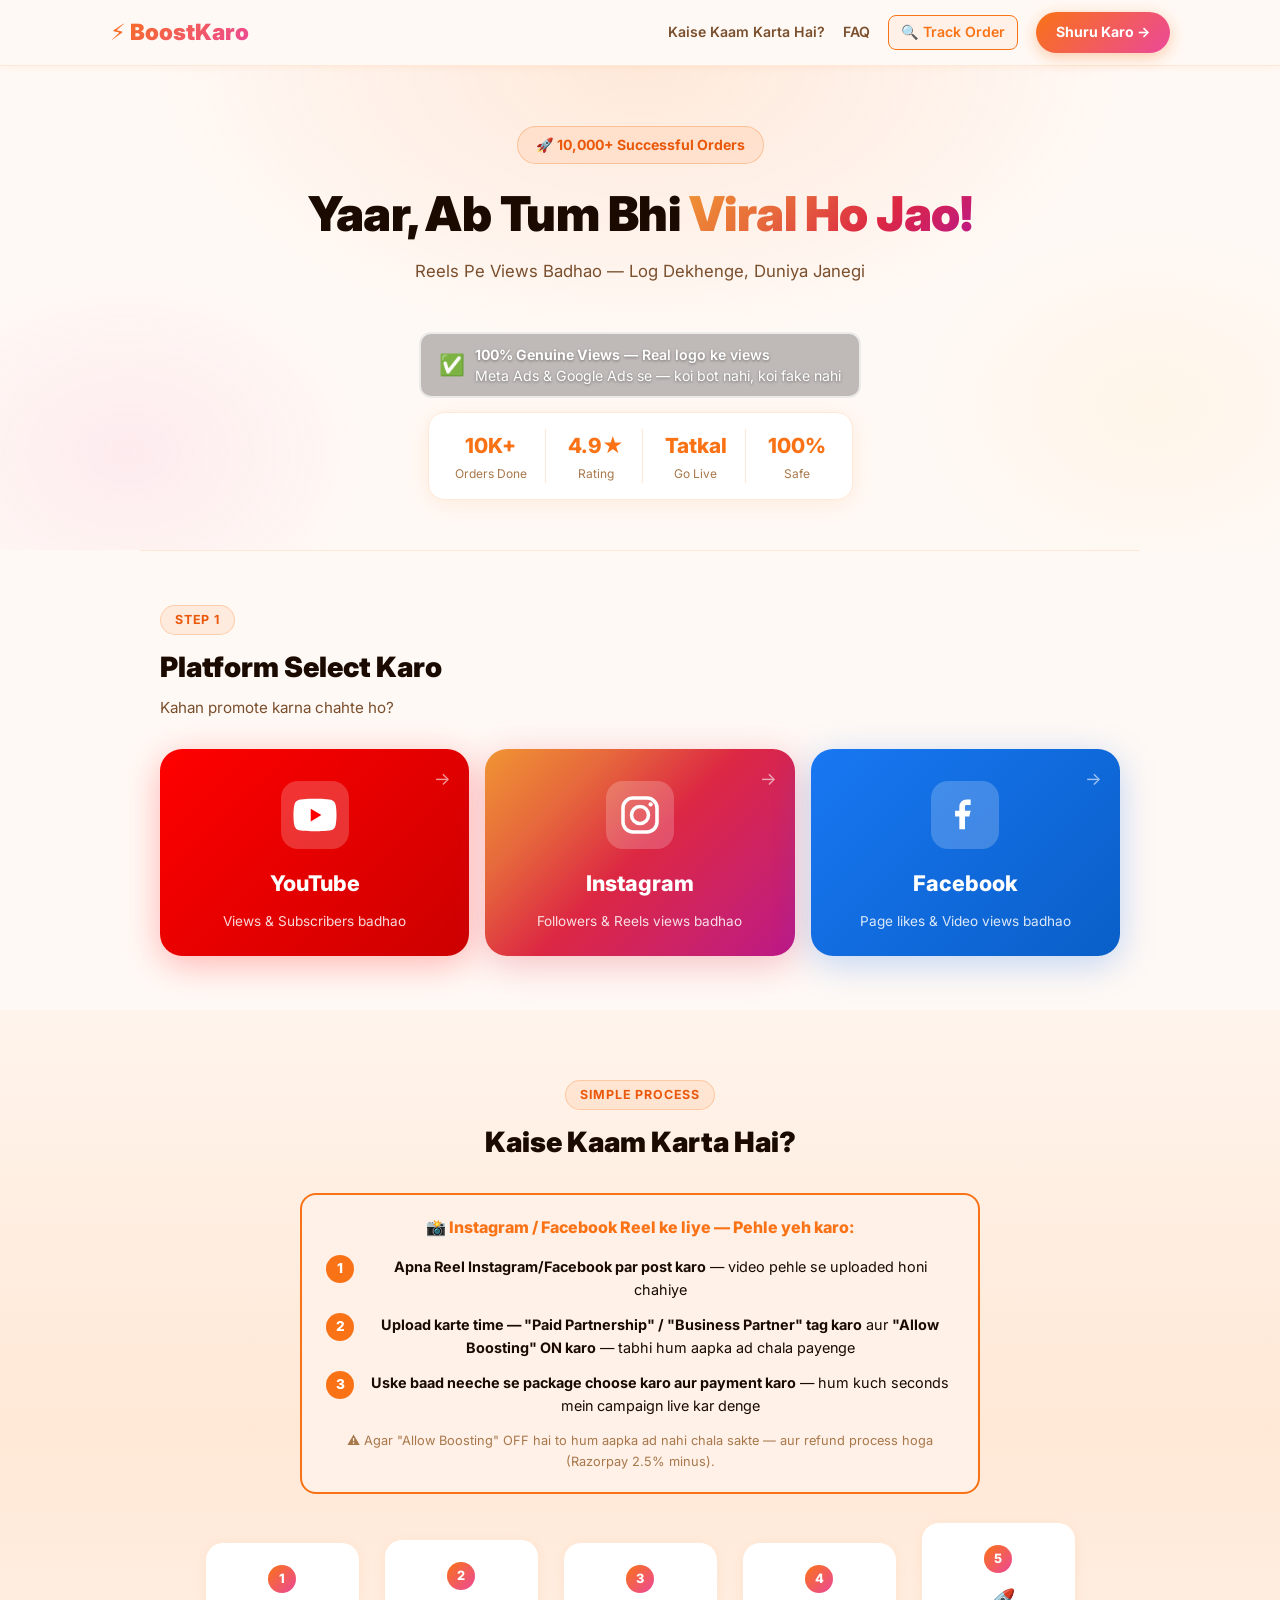
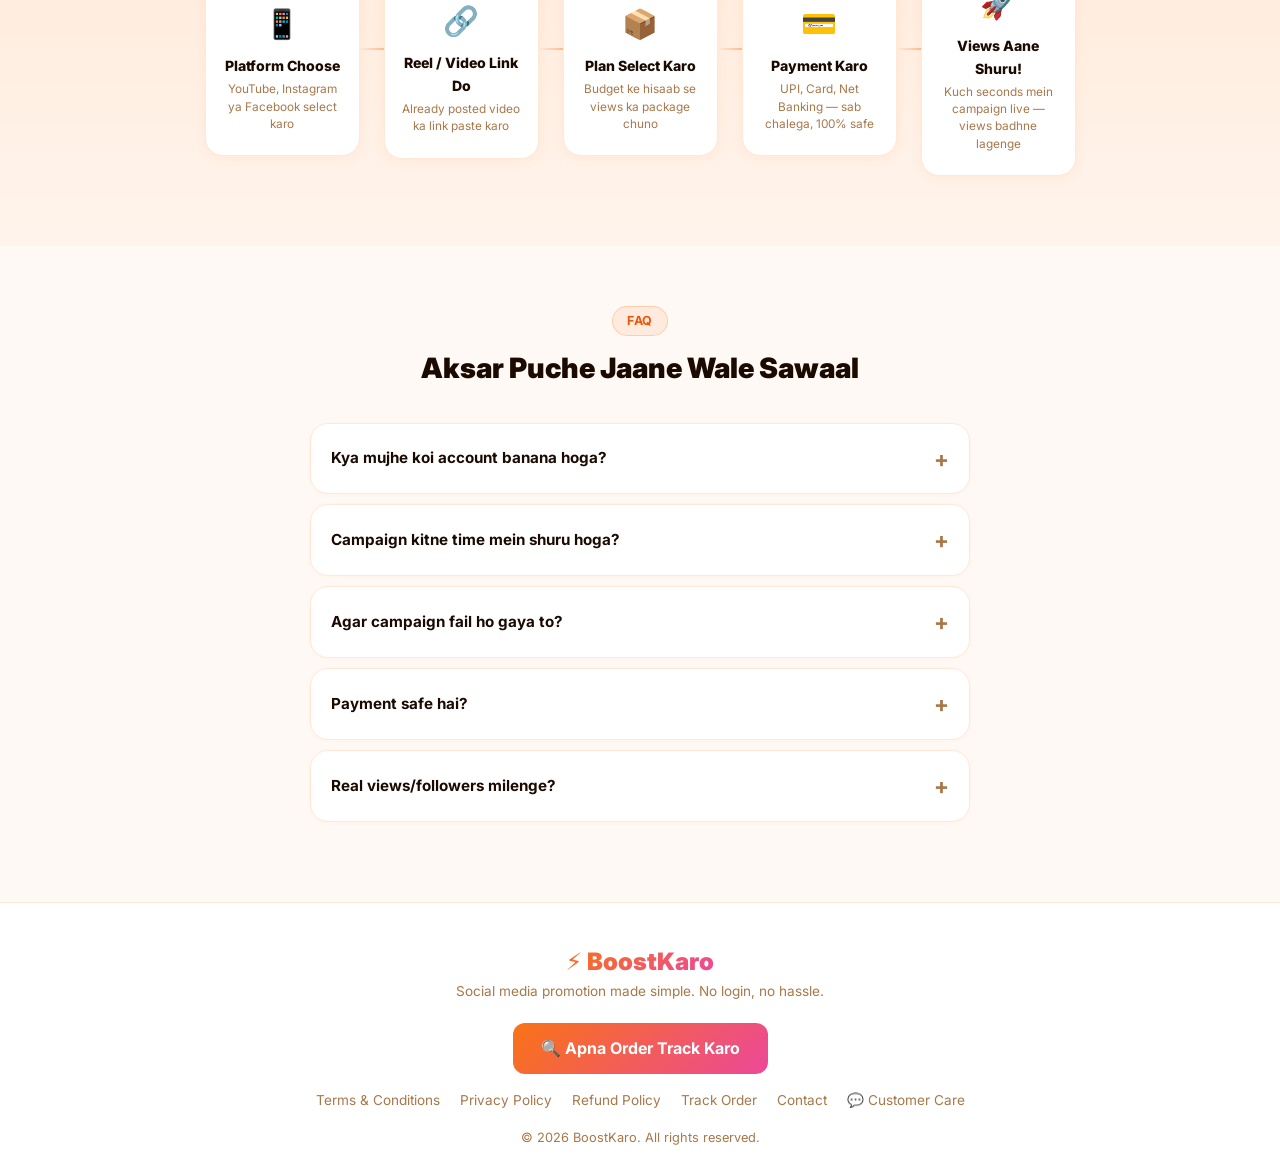
<file: index.html>
<!DOCTYPE html>
<html lang="hi">
<head>
  <meta charset="UTF-8" />
  <meta name="viewport" content="width=device-width, initial-scale=1.0" />
  <title>BoostKaro — Social Media Grow Karo</title>
  <link rel="preconnect" href="https://fonts.googleapis.com" />
  <link rel="preconnect" href="https://fonts.gstatic.com" crossorigin />
  <link href="https://fonts.googleapis.com/css2?family=Inter:wght@400;500;600;700;800;900&display=swap" rel="stylesheet" />
  <link rel="stylesheet" href="css/style.css" />
  <style>
    .link-confirm-label {
      display: flex;
      align-items: center;
      gap: 10px;
      margin-top: 14px;
      padding: 12px 14px;
      background: #f0fdf4;
      border: 1.5px solid #86efac;
      border-radius: 10px;
      cursor: pointer;
      font-size: 0.95rem;
      font-weight: 600;
      color: #166534;
    }
    .link-confirm-label input[type="checkbox"] {
      width: 18px;
      height: 18px;
      accent-color: #16a34a;
      cursor: pointer;
      flex-shrink: 0;
    }
    .btn-proceed:disabled {
      opacity: 0.45;
      cursor: not-allowed;
      pointer-events: none;
    }
    .whatsapp-help-btn {
      display: block;
      margin-top: 14px;
      padding: 11px 16px;
      background: #22c55e;
      color: #fff;
      border-radius: 10px;
      text-align: center;
      font-weight: 700;
      font-size: 0.95rem;
      text-decoration: none;
      transition: background 0.18s;
    }
    .whatsapp-help-btn:hover { background: #16a34a; }
    .nav-whatsapp {
      display: inline-flex;
      align-items: center;
      gap: 6px;
      background: #22c55e;
      color: #fff !important;
      border-radius: 8px;
      padding: 5px 12px;
      font-weight: 700;
      font-size: 0.85rem;
    }
    .nav-whatsapp:hover { background: #16a34a; }
    .nav-status {
      display: inline-flex;
      align-items: center;
      gap: 5px;
      background: #fff0e8;
      color: #f97316 !important;
      border: 1.5px solid #f97316;
      border-radius: 8px;
      padding: 5px 12px;
      font-weight: 700;
      font-size: 0.85rem;
    }
    .nav-status:hover { background: #ffe0c8; }
  </style>
</head>
<body>

  <!-- NAV -->
  <nav>
    <div class="nav-inner">
      <a href="index.html" class="logo">⚡ BoostKaro</a>
      <div class="nav-links">
        <a href="#how">Kaise Kaam Karta Hai?</a>
        <a href="#faq">FAQ</a>
        <a href="status.html" class="nav-status">🔍 Track Order</a>
        <a href="#platforms" class="nav-cta">Shuru Karo →</a>
      </div>
    </div>
  </nav>

  <!-- HERO -->
  <section class="hero">
    <div class="hero-bg"></div>
    <div class="hero-content">
      <div class="hero-badge">🚀 10,000+ Successful Orders</div>
      <h1>Yaar, Ab Tum Bhi <span class="gradient-text">Viral Ho Jao!</span></h1>
      <p>Reels Pe Views Badhao — Log Dekhenge, Duniya Janegi</p>
      <div style="display:inline-flex;align-items:center;gap:10px;background:rgba(0,0,0,0.25);border:2px solid rgba(255,255,255,0.7);border-radius:12px;padding:10px 18px;margin:14px 0;">
        <span style="font-size:1.3rem;">✅</span>
        <span style="color:#fff;font-size:0.88rem;font-weight:600;line-height:1.5;text-align:left;text-shadow:0 1px 3px rgba(0,0,0,0.4);">
          <strong>100% Genuine Views</strong> — Real logo ke views<br/>
          <span style="font-weight:400;">Meta Ads &amp; Google Ads se — koi bot nahi, koi fake nahi</span>
        </span>
      </div>
      <div class="hero-stats">
        <div class="hstat"><strong>10K+</strong><span>Orders Done</span></div>
        <div class="hstat"><strong>4.9★</strong><span>Rating</span></div>
        <div class="hstat"><strong>Tatkal</strong><span>Go Live</span></div>
        <div class="hstat"><strong>100%</strong><span>Safe</span></div>
      </div>
    </div>
  </section>

  <!-- ============================
       SECTION 1: PLATFORM CARDS
  ============================= -->
  <section class="section-block" id="platforms">
    <div class="section-title">
      <span class="chip">Step 1</span>
      <h2>Platform Select Karo</h2>
      <p>Kahan promote karna chahte ho?</p>
    </div>

    <div class="platform-cards">

      <div class="pcard pcard-yt" onclick="selectPlatform('youtube', this)">
        <div class="pcard-icon">
          <svg viewBox="0 0 48 48" fill="none"><rect width="48" height="48" rx="12" fill="white" fill-opacity="0.2"/><path d="M38.5 16.5C38.1 14.9 36.8 13.6 35.2 13.2C32.4 12.5 24 12.5 24 12.5C24 12.5 15.6 12.5 12.8 13.2C11.2 13.6 9.9 14.9 9.5 16.5C8.8 19.3 8.8 24 8.8 24C8.8 24 8.8 28.7 9.5 31.5C9.9 33.1 11.2 34.4 12.8 34.8C15.6 35.5 24 35.5 24 35.5C24 35.5 32.4 35.5 35.2 34.8C36.8 34.4 38.1 33.1 38.5 31.5C39.2 28.7 39.2 24 39.2 24C39.2 24 39.2 19.3 38.5 16.5Z" fill="white"/><path d="M21 28.5L28.5 24L21 19.5V28.5Z" fill="#FF0000"/></svg>
        </div>
        <h3>YouTube</h3>
        <p>Views &amp; Subscribers badhao</p>
        <div class="pcard-arrow">→</div>
      </div>

      <div class="pcard pcard-ig" onclick="selectPlatform('instagram', this)">
        <div class="pcard-icon">
          <svg viewBox="0 0 48 48" fill="none"><rect width="48" height="48" rx="12" fill="white" fill-opacity="0.2"/><rect x="12" y="12" width="24" height="24" rx="7" stroke="white" stroke-width="2.5"/><circle cx="24" cy="24" r="6" stroke="white" stroke-width="2.5"/><circle cx="31.5" cy="16.5" r="1.5" fill="white"/></svg>
        </div>
        <h3>Instagram</h3>
        <p>Followers &amp; Reels views badhao</p>
        <div class="pcard-arrow">→</div>
      </div>

      <div class="pcard pcard-fb" onclick="selectPlatform('facebook', this)">
        <div class="pcard-icon">
          <svg viewBox="0 0 48 48" fill="none"><rect width="48" height="48" rx="12" fill="white" fill-opacity="0.2"/><path d="M28 13h-3a5 5 0 0 0-5 5v3h-3v4h3v9h4v-9h3l1-4h-4v-3a1 1 0 0 1 1-1h3v-4z" fill="white"/></svg>
        </div>
        <h3>Facebook</h3>
        <p>Page likes &amp; Video views badhao</p>
        <div class="pcard-arrow">→</div>
      </div>

    </div>
  </section>

  <!-- ============================
       SECTION 2: OBJECTIVE
  ============================= -->
  <section class="section-block reveal-section" id="objectiveSection">
    <div class="section-title">
      <span class="chip">Step 2</span>
      <h2>Kya Chahiye?</h2>
      <p id="objSubtitle">Views chahiye ya Followers?</p>
    </div>

    <div class="obj-cards" id="objCards">
      <!-- Rendered by JS based on platform -->
    </div>
  </section>

  <!-- ============================
       SECTION 3: PLAN
  ============================= -->
  <section class="section-block reveal-section" id="planSection">
    <div class="section-title">
      <span class="chip">Step 3</span>
      <h2>Kitne Views Chahiye?</h2>
      <p id="planSubtitle">Apna plan chuno</p>
    </div>

    <div class="plan-cards" id="planCards">
      <!-- Rendered by JS -->
    </div>
  </section>

  <!-- ============================
       SECTION 4: LINK + DETAILS
  ============================= -->
  <section class="section-block reveal-section" id="detailsSection">
    <div class="section-title">
      <span class="chip">Step 4</span>
      <h2>Apna Reel Link Paste Karo</h2>
      <p>Jis reel pe views chahiye uska link yahan lagao</p>
    </div>

    <div class="details-form">
      <div class="form-group">
        <label id="linkLabel">🔗 Profile / Video URL</label>
        <input type="url" id="userLink"
          placeholder="https://www.instagram.com/yourprofile"
          oninput="updateLinkPreview()" />
        <div id="linkPlatformHint" style="display:none;margin-top:8px;background:#fff3e0;border:1.5px solid #f97316;border-radius:10px;padding:11px 14px;font-size:0.85rem;color:#92400e;line-height:1.6;">
          <strong id="linkHintTitle">⚠️ Dhyan do:</strong>
          <span id="linkHintText"></span>
          <br/>
          <a id="linkGetBtn" href="#" target="_blank" rel="noopener noreferrer"
            style="display:inline-block;margin-top:7px;padding:7px 14px;background:#f97316;color:#fff;border-radius:8px;font-weight:700;font-size:0.82rem;text-decoration:none;">
            👉 <span id="linkGetBtnText">Yahan se apna link lo</span> ↗
          </a>
        </div>
        <span class="hint">Jis video pe promotion chahiye sirf usi platform ka link daalo</span>
        <div class="link-preview-card" id="linkPreviewCard" style="display:none;">
          <div class="link-preview-header">
            <strong id="linkPreviewTitle">Link Preview</strong>
            <span id="linkPreviewBadge">Check</span>
          </div>
          <div class="link-preview-body" id="linkPreviewBody"></div>
          <div id="linkConfirmLabel" style="display:none; margin-top:12px;">
            <button type="button" id="linkConfirmBtn" onclick="onLinkConfirmChange()"
              style="width:100%;padding:13px 16px;border-radius:10px;border:2px solid #86efac;background:#f0fdf4;color:#166534;font-size:1rem;font-weight:700;cursor:pointer;transition:all 0.18s;display:flex;align-items:center;justify-content:center;gap:10px;">
              <span id="linkConfirmIcon">⬜</span>
              <span>Haan, ye mera hi link hai — confirm karo</span>
            </button>
          </div>
        </div>
      </div>
      <div class="form-group">
        <label>👤 Aapka Naam</label>
        <input type="text" id="userName"
          placeholder="Jaise: Priya Sharma" maxlength="60" />
        <span class="hint">Aapke naam se order confirm hoga</span>
      </div>
      <div class="form-group">
        <label>📱 Mobile Number <span class="whatsapp-tag">WhatsApp Preferred</span></label>
        <div class="phone-input-wrap">
          <span class="phone-prefix">+91</span>
          <input type="tel" id="userPhone"
            placeholder="98765 43210" maxlength="10" />
        </div>
        <span class="hint">WhatsApp pe order updates milenge</span>
      </div>
      <div class="form-group">
        <label>📧 Email Address (Optional)</label>
        <input type="email" id="userEmail"
          placeholder="aapka@email.com" />
        <span class="hint">Email ho to campaign report milegi — nahi ho to WhatsApp pe update denge</span>
      </div>
      <button class="btn-proceed" onclick="proceedToPayment()">
        <span>Payment Pe Jaao →</span>
      </button>
    </div>
  </section>

  <!-- ============================
       SECTION 5: CONFIRM + PAY
  ============================= -->
  <section class="section-block reveal-section" id="paySection">
    <div class="section-title">
      <span class="chip">Step 5</span>
      <h2>Confirm &amp; Pay</h2>
      <p>Sab kuch check karo aur payment karo</p>
    </div>

    <div class="pay-layout">
      <div class="order-summary" id="orderSummary">
        <!-- Rendered by JS -->
      </div>
      <div class="pay-box">
        <div class="pay-amount-display">
          <span>Total Amount</span>
          <strong id="displayAmount">₹0</strong>
        </div>
        <button class="btn-pay" onclick="initiatePayment()">
          <span>🔒 Secure Payment Karo</span>
          <span id="payAmountBtn">₹0</span>
        </button>
        <div class="trust-badges">
          <span>✅ SSL Secure</span>
          <span>🏦 Razorpay</span>
          <a href="refund.html" style="color:inherit;text-decoration:none;">↩️ Full Refund Policy</a>
        </div>
        <p style="font-size:0.78rem;color:#94a3b8;text-align:center;margin-top:10px;line-height:1.6;">
          Payment karke aap hamare <a href="terms.html" style="color:#f97316;">Terms &amp; Conditions</a> aur <a href="refund.html" style="color:#f97316;">Refund Policy</a> se agree karte hain.<br/>
          ⚠️ Agar Google/Meta campaign approve nahi karte — refund diya jaata hai. <em>Note: Razorpay 2.5% payment processing fee kaatta hai jo refund mein wapas nahi milti — refund amount = aapka payment minus 2.5%.</em>
        </p>
        <p class="upi-note">UPI · Credit/Debit Card · Net Banking · Wallet — sab accept hota hai<br/>Jaise Amazon ya Flipkart pe karte ho — bilkul waisa hi safe hai</p>
        <div style="margin-top:14px;background:#f0fdf4;border:1.5px solid #86efac;border-radius:12px;padding:13px 16px;font-size:0.85rem;color:#166534;line-height:1.6;">
          ✅ <strong>100% Genuine Views</strong> — Ye views Meta Ads (Facebook/Instagram) aur Google Ads ke through aate hain. Ye real logo ke genuine views hain — fake bots ya software nahi. YouTube, Instagram aur Facebook ki policy ke andar bilkul safe hai.
        </div>
      </div>
    </div>
  </section>

  <!-- ============================
       HOW IT WORKS
  ============================= -->
  <section class="how-section" id="how">
    <div class="section-title center">
      <span class="chip">Simple Process</span>
      <h2>Kaise Kaam Karta Hai?</h2>
    </div>

    <!-- Instagram / Facebook steps -->
    <div style="background:#fff0e8;border:2px solid #f97316;border-radius:16px;padding:20px 24px;margin-bottom:28px;max-width:680px;margin-left:auto;margin-right:auto;">
      <p style="font-weight:800;color:#f97316;font-size:1rem;margin-bottom:14px;">📸 Instagram / Facebook Reel ke liye — Pehle yeh karo:</p>
      <div style="display:flex;flex-direction:column;gap:12px;">
        <div style="display:flex;gap:12px;align-items:flex-start;">
          <span style="background:#f97316;color:#fff;border-radius:50%;width:28px;height:28px;display:flex;align-items:center;justify-content:center;font-weight:800;font-size:0.85rem;flex-shrink:0;">1</span>
          <p style="color:#1a0a00;font-size:0.9rem;line-height:1.6;margin:0;"><strong>Apna Reel Instagram/Facebook par post karo</strong> — video pehle se uploaded honi chahiye</p>
        </div>
        <div style="display:flex;gap:12px;align-items:flex-start;">
          <span style="background:#f97316;color:#fff;border-radius:50%;width:28px;height:28px;display:flex;align-items:center;justify-content:center;font-weight:800;font-size:0.85rem;flex-shrink:0;">2</span>
          <p style="color:#1a0a00;font-size:0.9rem;line-height:1.6;margin:0;"><strong>Upload karte time — "Paid Partnership" / "Business Partner" tag karo</strong> aur <strong>"Allow Boosting" ON karo</strong> — tabhi hum aapka ad chala payenge</p>
        </div>
        <div style="display:flex;gap:12px;align-items:flex-start;">
          <span style="background:#f97316;color:#fff;border-radius:50%;width:28px;height:28px;display:flex;align-items:center;justify-content:center;font-weight:800;font-size:0.85rem;flex-shrink:0;">3</span>
          <p style="color:#1a0a00;font-size:0.9rem;line-height:1.6;margin:0;"><strong>Uske baad neeche se package choose karo aur payment karo</strong> — hum kuch seconds mein campaign live kar denge</p>
        </div>
      </div>
      <p style="margin-top:14px;font-size:0.8rem;color:#a8784a;">⚠️ Agar "Allow Boosting" OFF hai to hum aapka ad nahi chala sakte — aur refund process hoga (Razorpay 2.5% minus).</p>
    </div>

    <div class="how-steps">
      <div class="how-step">
        <div class="how-num">1</div>
        <div class="how-icon">📱</div>
        <h4>Platform Choose</h4>
        <p>YouTube, Instagram ya Facebook select karo</p>
      </div>
      <div class="how-line"></div>
      <div class="how-step">
        <div class="how-num">2</div>
        <div class="how-icon">🔗</div>
        <h4>Reel / Video Link Do</h4>
        <p>Already posted video ka link paste karo</p>
      </div>
      <div class="how-line"></div>
      <div class="how-step">
        <div class="how-num">3</div>
        <div class="how-icon">📦</div>
        <h4>Plan Select Karo</h4>
        <p>Budget ke hisaab se views ka package chuno</p>
      </div>
      <div class="how-line"></div>
      <div class="how-step">
        <div class="how-num">4</div>
        <div class="how-icon">💳</div>
        <h4>Payment Karo</h4>
        <p>UPI, Card, Net Banking — sab chalega, 100% safe</p>
      </div>
      <div class="how-line"></div>
      <div class="how-step">
        <div class="how-num">5</div>
        <div class="how-icon">🚀</div>
        <h4>Views Aane Shuru!</h4>
        <p>Kuch seconds mein campaign live — views badhne lagenge</p>
      </div>
    </div>
  </section>

  <!-- FAQ -->
  <section class="faq-section" id="faq">
    <div class="section-title center">
      <span class="chip">FAQ</span>
      <h2>Aksar Puche Jaane Wale Sawaal</h2>
    </div>
    <div class="faq-list">
      <details class="faq-item">
        <summary>Kya mujhe koi account banana hoga?</summary>
        <p>Bilkul nahi! Sirf apna link aur WhatsApp number do, payment karo — bas ho gaya.</p>
      </details>
      <details class="faq-item">
        <summary>Campaign kitne time mein shuru hoga?</summary>
        <p>Payment hote hi campaign tatkal live ho jaata hai. WhatsApp pe update milega.</p>
      </details>
      <details class="faq-item">
        <summary>Agar campaign fail ho gaya to?</summary>
        <p>Full refund diya jaata hai — same source pe 5-7 business days mein.</p>
      </details>
      <details class="faq-item">
        <summary>Payment safe hai?</summary>
        <p>Haan, Razorpay ke through — India ka #1 payment gateway. UPI, Card, Net Banking sab accept.</p>
      </details>
      <details class="faq-item">
        <summary>Real views/followers milenge?</summary>
        <p>Haan, Meta Ads aur Google Ads ke through run hote hain — genuine platform ads.</p>
      </details>
    </div>
  </section>

  <!-- FOOTER -->
  <footer>
    <div class="footer-top">
      <a href="index.html" class="logo" style="font-size:1.5rem">⚡ BoostKaro</a>
      <p>Social media promotion made simple. No login, no hassle.</p>
    </div>
    <div style="margin-bottom:16px;">
      <a href="status.html" style="display:inline-flex;align-items:center;gap:8px;background:linear-gradient(135deg,#f97316,#ec4899);color:#fff;padding:13px 28px;border-radius:12px;font-weight:700;font-size:1rem;text-decoration:none;">🔍 Apna Order Track Karo</a>
    </div>
    <div class="footer-links">
      <a href="terms.html">Terms &amp; Conditions</a>
      <a href="privacy.html">Privacy Policy</a>
      <a href="refund.html">Refund Policy</a>
      <a href="status.html">Track Order</a>
      <a href="mailto:alokkmohan@zohomail.in">Contact</a>
      <a href="https://wa.me/919236569072?text=Namaskar!%20Mujhe%20help%20chahiye." target="_blank" rel="noopener noreferrer">💬 Customer Care</a>
    </div>
    <p class="footer-copy">© 2026 BoostKaro. All rights reserved.</p>
  </footer>

  <script src="https://checkout.razorpay.com/v1/checkout.js"></script>
  <script src="js/main.js"></script>
</body>
</html>
</file>
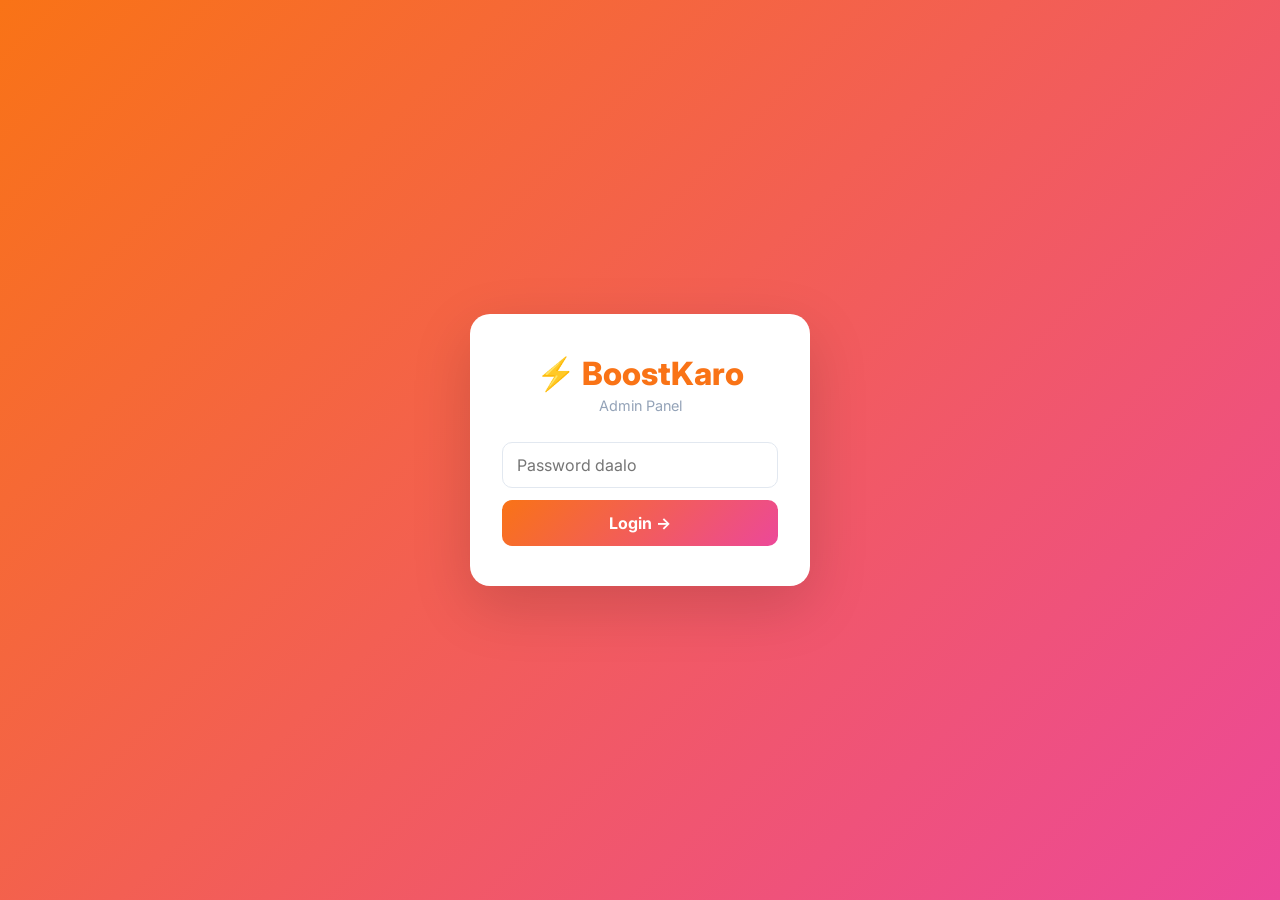
<file: admin.html>
<!DOCTYPE html>
<html lang="hi">
<head>
  <meta charset="UTF-8"/>
  <meta name="viewport" content="width=device-width,initial-scale=1.0"/>
  <title>BoostKaro Admin</title>
  <link href="https://fonts.googleapis.com/css2?family=Inter:wght@400;500;600;700;800&display=swap" rel="stylesheet"/>
  <style>
    *{box-sizing:border-box;margin:0;padding:0}
    body{font-family:'Inter',sans-serif;background:#f1f5f9;min-height:100vh;color:#1e293b}

    /* LOGIN */
    .login-wrap{display:flex;align-items:center;justify-content:center;min-height:100vh;background:linear-gradient(135deg,#f97316 0%,#ec4899 100%)}
    .login-box{background:#fff;border-radius:20px;padding:40px 32px;width:340px;text-align:center;box-shadow:0 20px 60px rgba(0,0,0,0.15)}
    .login-logo{font-size:2rem;font-weight:800;color:#f97316;margin-bottom:4px}
    .login-sub{color:#94a3b8;font-size:0.9rem;margin-bottom:28px}
    .login-box input{width:100%;padding:12px 14px;border:1.5px solid #e2e8f0;border-radius:10px;font-size:1rem;margin-bottom:12px;outline:none;font-family:inherit}
    .login-box input:focus{border-color:#f97316}
    .btn-login{width:100%;padding:13px;background:linear-gradient(135deg,#f97316,#ec4899);color:#fff;border:none;border-radius:10px;font-size:1rem;font-weight:700;cursor:pointer;font-family:inherit}

    /* LAYOUT */
    .header{background:#fff;border-bottom:1px solid #e2e8f0;padding:0 24px;display:flex;align-items:center;justify-content:space-between;height:56px;position:sticky;top:0;z-index:50}
    .logo{font-size:1.1rem;font-weight:800;color:#f97316}
    .header-right{display:flex;align-items:center;gap:16px}
    .stats{display:flex;gap:20px}
    .stat{text-align:center}
    .stat strong{display:block;font-size:1rem;font-weight:800;color:#1e293b}
    .stat span{font-size:0.7rem;color:#94a3b8;font-weight:500}
    .btn-refresh{background:#f8fafc;border:1px solid #e2e8f0;color:#64748b;padding:7px 14px;border-radius:8px;font-weight:600;cursor:pointer;font-size:0.82rem;font-family:inherit}
    .btn-refresh:hover{border-color:#f97316;color:#f97316}

    /* TABS */
    .tabs-wrap{background:#fff;border-bottom:1px solid #e2e8f0;padding:0 24px;display:flex;gap:0}
    .tab{padding:14px 20px;font-size:0.88rem;font-weight:600;color:#94a3b8;cursor:pointer;border-bottom:2px solid transparent;transition:all 0.15s;white-space:nowrap}
    .tab:hover{color:#f97316}
    .tab.active{color:#f97316;border-bottom-color:#f97316}
    .tab .badge{display:inline-block;margin-left:6px;background:#f1f5f9;color:#64748b;border-radius:999px;padding:1px 7px;font-size:0.72rem;font-weight:700}
    .tab.active .badge{background:#fff0e8;color:#f97316}

    /* TABLE */
    .table-wrap{padding:20px 24px;overflow-x:auto}
    table{width:100%;border-collapse:collapse;background:#fff;border-radius:14px;overflow:hidden;box-shadow:0 1px 4px rgba(0,0,0,0.06)}
    thead tr{background:#f8fafc;border-bottom:1px solid #e2e8f0}
    th{padding:11px 14px;text-align:left;font-size:0.75rem;font-weight:700;color:#64748b;text-transform:uppercase;letter-spacing:0.04em;white-space:nowrap}
    tbody tr{border-bottom:1px solid #f1f5f9;transition:background 0.1s}
    tbody tr:last-child{border-bottom:none}
    tbody tr:hover{background:#fafafa}
    td{padding:12px 14px;font-size:0.875rem;vertical-align:middle}
    .sr{color:#94a3b8;font-size:0.8rem;font-weight:600}
    .order-id{font-family:monospace;font-size:0.78rem;color:#64748b;background:#f1f5f9;padding:2px 7px;border-radius:5px}
    .cust-name{font-weight:600;color:#1e293b}
    .wa-num{color:#16a34a;font-size:0.82rem;font-weight:500}
    .platform-badge{padding:3px 9px;border-radius:6px;font-size:0.75rem;font-weight:700}
    .p-yt{background:#fef2f2;color:#dc2626}
    .p-ig{background:#fdf4ff;color:#9333ea}
    .p-fb{background:#eff6ff;color:#1d4ed8}
    .plan-text{font-size:0.82rem;color:#475569}
    .amount{font-weight:700;color:#f97316;font-size:0.95rem}
    .ad-budget{font-size:0.75rem;color:#94a3b8;margin-top:1px}

    /* STATUS SELECT */
    .status-select{padding:6px 10px;border-radius:8px;border:1.5px solid #e2e8f0;font-size:0.8rem;font-weight:600;cursor:pointer;outline:none;font-family:inherit;background:#fff;transition:border-color 0.15s}
    .status-select:focus{border-color:#f97316}
    .status-select.s-pending{border-color:#fcd34d;color:#92400e;background:#fffbeb}
    .status-select.s-launched{border-color:#93c5fd;color:#1d4ed8;background:#eff6ff}
    .status-select.s-completed{border-color:#86efac;color:#166534;background:#f0fdf4}
    .status-select.s-review{border-color:#fca5a5;color:#b91c1c;background:#fef2f2}

    /* BUTTONS */
    .btn-wa{display:inline-flex;align-items:center;gap:5px;padding:7px 11px;background:#22c55e;color:#fff;border:none;border-radius:8px;font-size:0.78rem;font-weight:700;cursor:pointer;text-decoration:none;font-family:inherit;transition:background 0.15s}
    .btn-wa:hover{background:#16a34a}
    .track-cell{display:flex;align-items:center;gap:5px}
    .track-no{font-size:1rem;font-weight:800;color:#f97316;letter-spacing:0.08em;min-width:52px;cursor:pointer;border-bottom:1.5px dashed #fcd34d}
    .track-no:hover{color:#ea580c}
    .track-input-inline{width:70px;padding:4px 7px;border:1.5px solid #f97316;border-radius:6px;font-size:0.95rem;font-weight:700;font-family:inherit;color:#f97316;outline:none;text-align:center;letter-spacing:0.08em}
    .btn-save-track{padding:4px 9px;background:#f97316;color:#fff;border:none;border-radius:6px;font-size:0.75rem;font-weight:700;cursor:pointer;font-family:inherit}
    .btn-save-track:hover{background:#ea580c}
    .btn-mail{display:inline-flex;align-items:center;gap:5px;padding:7px 11px;background:#6366f1;color:#fff;border:none;border-radius:8px;font-size:0.78rem;font-weight:700;cursor:pointer;text-decoration:none;font-family:inherit;transition:background 0.15s;margin-top:5px}
    .btn-mail:hover{background:#4f46e5}
    .btn-retry{display:inline-flex;align-items:center;gap:5px;padding:7px 11px;background:#f97316;color:#fff;border:none;border-radius:8px;font-size:0.78rem;font-weight:700;cursor:pointer;text-decoration:none;font-family:inherit;transition:background 0.15s;margin-top:5px}
    .btn-retry:hover{background:#ea580c}
    .action-col{display:flex;flex-direction:column;gap:0}
    .video-link{display:inline-block;max-width:130px;overflow:hidden;text-overflow:ellipsis;white-space:nowrap;color:#6366f1;font-size:0.78rem;font-weight:600;text-decoration:none;vertical-align:middle}
    .video-link:hover{text-decoration:underline}
    .no-link{color:#cbd5e1;font-size:0.78rem}
    .service-tag{display:inline-block;background:#f1f5f9;color:#475569;padding:2px 7px;border-radius:5px;font-size:0.73rem;font-weight:600;margin-top:3px}
    .risk-tag{display:inline-block;background:#fff7ed;color:#c2410c;padding:2px 7px;border-radius:999px;font-size:0.72rem;font-weight:700;margin-top:6px}

    /* EMPTY */
    .empty-state{text-align:center;padding:60px 24px;color:#94a3b8}
    .empty-state .icon{font-size:3rem;margin-bottom:12px}
    .empty-state p{font-size:0.95rem}

    /* LOADING */
    .loading-state{text-align:center;padding:48px;color:#94a3b8;font-weight:500}

    /* Complete Modal */
    .overlay{display:none;position:fixed;inset:0;background:rgba(0,0,0,0.35);z-index:200;align-items:center;justify-content:center;padding:20px}
    .overlay.open{display:flex}
    .modal{background:#fff;border-radius:16px;padding:28px;width:320px;box-shadow:0 20px 60px rgba(0,0,0,0.15)}
    .modal h3{font-size:1.05rem;margin-bottom:8px}
    .modal p{color:#64748b;font-size:0.85rem;margin-bottom:14px}
    .modal input{width:100%;padding:11px 13px;border:1.5px solid #e2e8f0;border-radius:9px;font-size:1rem;margin-bottom:14px;outline:none;font-family:inherit}
    .modal input:focus{border-color:#f97316}
    .modal-btns{display:flex;gap:8px}
    .modal-btns button{flex:1;padding:10px;border-radius:9px;font-weight:700;cursor:pointer;border:none;font-family:inherit;font-size:0.9rem}
    .btn-cancel{background:#f1f5f9;color:#64748b}
    .btn-confirm{background:linear-gradient(135deg,#f97316,#ec4899);color:#fff}

    @media(max-width:768px){
      .stats{gap:12px}
      .table-wrap{padding:12px}
      th,td{padding:10px 10px}
    }
  </style>
</head>
<body>

<!-- LOGIN -->
<div id="loginWrap" class="login-wrap">
  <div class="login-box">
    <div class="login-logo">⚡ BoostKaro</div>
    <div class="login-sub">Admin Panel</div>
    <input type="password" id="pwInput" placeholder="Password daalo" onkeydown="if(event.key==='Enter')doLogin()"/>
    <button class="btn-login" onclick="doLogin()">Login →</button>
  </div>
</div>

<!-- DASHBOARD -->
<div id="dashboard" style="display:none">
  <div class="header">
    <div class="logo">⚡ BoostKaro Admin</div>
    <div class="header-right">
      <div class="stats">
        <div class="stat"><strong id="sTot">0</strong><span>Total</span></div>
        <div class="stat"><strong id="sPend">0</strong><span>Pending</span></div>
        <div class="stat"><strong id="sLive">0</strong><span>Live</span></div>
        <div class="stat"><strong id="sRev">₹0</strong><span>Revenue</span></div>
      </div>
      <button class="btn-refresh" onclick="loadOrders()">↻ Refresh</button>
    </div>
  </div>

  <div class="tabs-wrap">
    <div class="tab active" onclick="setTab('pending',this)">⏳ Pending <span class="badge" id="bPend">0</span></div>
    <div class="tab" onclick="setTab('launched',this)">🚀 In Progress <span class="badge" id="bLive">0</span></div>
    <div class="tab" onclick="setTab('completed',this)">✅ Completed <span class="badge" id="bDone">0</span></div>
    <div class="tab" onclick="setTab('all',this)">📋 Sab <span class="badge" id="bAll">0</span></div>
  </div>

  <div class="table-wrap">
    <div id="tableArea"><div class="loading-state">↻ Load ho raha hai...</div></div>
  </div>
</div>

<!-- Modal -->
<div class="overlay" id="modal">
  <div class="modal">
    <h3>✅ Campaign Complete Karo</h3>
    <p>Post-campaign views daalo (optional)</p>
    <input type="number" id="postViews" placeholder="Jaise: 5000"/>
    <div class="modal-btns">
      <button class="btn-cancel" onclick="closeModal()">Cancel</button>
      <button class="btn-confirm" onclick="confirmComplete()">Complete Karo</button>
    </div>
  </div>
</div>

<script>
const GAS_URL = 'https://script.google.com/macros/s/AKfycbxdSni6IeI8wnJ3LVKEmINz4Wrw_PJaQ4xKqB8NlEc-xsIgoCCbuYAUaBakW0RUZtLj/exec';
const PASS = 'boostkaro2026';
let allOrders = [];
let currentTab = 'pending';
let completingId = null;

function doLogin() {
  if (document.getElementById('pwInput').value === PASS) {
    document.getElementById('loginWrap').style.display = 'none';
    document.getElementById('dashboard').style.display = 'block';
    loadOrders();
  } else { alert('Galat password!'); }
}

async function loadOrders() {
  document.getElementById('tableArea').innerHTML = '<div class="loading-state">↻ Load ho raha hai...</div>';
  try {
    const res = await fetch(GAS_URL + '?action=getOrders', { redirect: 'follow' });
    const data = await res.json();
    if (!data.success) throw new Error(data.message);
    allOrders = (data.orders || []).filter(o => o.orderId);
    updateBadges();
    renderTable();
  } catch(e) {
    document.getElementById('tableArea').innerHTML = '<div class="loading-state">⚠️ Error: ' + e.message + '</div>';
  }
}

function updateBadges() {
  const pend = allOrders.filter(o => !['Launched','Completed'].includes(o.campaignStatus)).length;
  const live = allOrders.filter(o => o.campaignStatus === 'Launched').length;
  const done = allOrders.filter(o => o.campaignStatus === 'Completed').length;
  document.getElementById('bPend').textContent = pend;
  document.getElementById('bLive').textContent = live;
  document.getElementById('bDone').textContent = done;
  document.getElementById('bAll').textContent = allOrders.length;
  document.getElementById('sTot').textContent = allOrders.length;
  document.getElementById('sPend').textContent = pend;
  document.getElementById('sLive').textContent = live;
  document.getElementById('sRev').textContent = '₹' + allOrders.reduce((s,o)=>s+Number(o.amount||0),0).toLocaleString('en-IN');
}

function setTab(tab, el) {
  currentTab = tab;
  document.querySelectorAll('.tab').forEach(t => t.classList.remove('active'));
  el.classList.add('active');
  renderTable();
}

function getFiltered() {
  if (currentTab === 'pending')   return allOrders.filter(o => !['Launched','Completed'].includes(o.campaignStatus));
  if (currentTab === 'launched')  return allOrders.filter(o => o.campaignStatus === 'Launched');
  if (currentTab === 'completed') return allOrders.filter(o => o.campaignStatus === 'Completed');
  return allOrders;
}

function renderTable() {
  const rows = getFiltered();
  if (!rows.length) {
    document.getElementById('tableArea').innerHTML = '<div class="empty-state"><div class="icon">📭</div><p>Koi order nahi</p></div>';
    return;
  }
  const pMap = {youtube:'p-yt',instagram:'p-ig',facebook:'p-fb'};
  const pName = {youtube:'YouTube',instagram:'Instagram',facebook:'Facebook'};
  const html = `
  <table>
    <thead>
      <tr>
        <th>Track #</th>
        <th>Order ID</th>
        <th>Customer</th>
        <th>Platform</th>
        <th>Video Link</th>
        <th>Plan / Budget</th>
        <th>Status</th>
        <th>Action</th>
      </tr>
    </thead>
    <tbody>
      ${rows.map((o,i) => {
        const phone = String(o.phone||'').replace(/\D/g,'');
        const statusLabel = o.campaignStatus === 'Launched' ? '🚀 Campaign LIVE hai!' : o.campaignStatus === 'Completed' ? '✅ Campaign Complete ho gaya!' : o.campaignStatus === 'Retry Scheduled' ? '🔄 Campaign retry me hai' : o.campaignStatus === 'Manual Review' ? '👀 Manual review me hai' : '⏳ Campaign jald shuru hoga';
        const waMsg = encodeURIComponent('Namaskar ' + (o.name||'') + '! Aapka BoostKaro Order update:\n\n📦 Track No: ' + (o.trackingNo||o.orderId) + '\n📊 Status: ' + statusLabel + '\n\nStatus check karo: https://boostkaro.dataimpact.in/status.html?track=' + (o.trackingNo||'') + '\n\nKoi sawaal ho to batayein. 🙏');
        const waLink = 'https://wa.me/' + (phone.startsWith('91') ? phone : '91'+phone) + '?text=' + waMsg;
        const sc = o.campaignStatus === 'Launched' ? 's-launched' : o.campaignStatus === 'Completed' ? 's-completed' : (o.campaignStatus === 'Manual Review' || o.campaignStatus === 'Campaign Error') ? 's-review' : 's-pending';
        const videoLink = o.userLink || o.link || '';
        const linkDisplay = videoLink ? videoLink.replace(/https?:\/\/(www\.)?/,'').slice(0,30) + (videoLink.length > 35 ? '…' : '') : '';
        const service = o.service || o.objective || '';
        const mailSubject = encodeURIComponent('BoostKaro — Order #' + o.orderId + ' Update');
        const mailBody = encodeURIComponent('Namaskar ' + (o.name||'') + ',\n\nAapka order update hai.\n\nOrder ID: ' + o.orderId + '\n\nBoostKaro Team');
        const hasEmail = o.email && o.email !== '-' && String(o.email).includes('@');
        const retryInfo = Number(o.retryCount || 0) > 0 ? `<div class="risk-tag">Retry ${o.retryCount}${o.lastError ? ' · ' + String(o.lastError).slice(0,22) : ''}</div>` : '';
        const fraudInfo = Number(o.fraudScore || 0) > 0 ? `<div class="risk-tag">Risk ${o.fraudScore}</div>` : '';
        const canRetry = ['Campaign Error','Retry Scheduled','Manual Review','Queued'].includes(o.campaignStatus);
        return `<tr>
          <td>
            <div class="track-cell" id="tc-${o.orderId}">
              <span class="track-no" title="Click to edit" onclick="editTracking('${o.orderId}','${o.trackingNo||''}')">${o.trackingNo||'——'}</span>
            </div>
          </td>
          <td><span class="order-id">${o.orderId}</span></td>
          <td>
            <div class="cust-name">${o.name || '—'}</div>
            <div style="font-size:0.75rem;color:#94a3b8;margin-top:2px">📱 ${o.phone || '—'}</div>
          </td>
          <td><span class="platform-badge ${pMap[o.platform]||'p-yt'}">${pName[o.platform]||o.platform}</span></td>
          <td>
            ${videoLink
              ? `<a href="${videoLink}" target="_blank" class="video-link" title="${videoLink}">🔗 ${linkDisplay}</a>`
              : `<span class="no-link">—</span>`}
            ${service ? `<div><span class="service-tag">${service}</span></div>` : ''}
          </td>
          <td>
            <div class="amount">₹${Number(o.amount||0).toLocaleString('en-IN')} <span style="font-size:0.7rem;color:#94a3b8">paid</span></div>
            <div class="ad-budget">Ad: ₹${Number(o.adBudget||0).toLocaleString('en-IN')} · ${o.plan||''}</div>
            ${fraudInfo}
            ${retryInfo}
          </td>
          <td>
            <select class="status-select ${sc}" onchange="onStatusChange('${o.orderId}', this)">
              <option ${o.campaignStatus==='Not Started'?'selected':''}>Not Started</option>
              <option ${o.campaignStatus==='Queued'?'selected':''}>Queued</option>
              <option ${o.campaignStatus==='Launched'?'selected':''}>Launched</option>
              <option ${o.campaignStatus==='Retry Scheduled'?'selected':''}>Retry Scheduled</option>
              <option ${o.campaignStatus==='Manual Review'?'selected':''}>Manual Review</option>
              <option ${o.campaignStatus==='Completed'?'selected':''}>Completed</option>
              <option ${o.campaignStatus==='Campaign Error'?'selected':''}>Campaign Error</option>
            </select>
          </td>
          <td>
            ${hasEmail ? `<a href="mailto:${o.email}?subject=${mailSubject}&body=${mailBody}" class="btn-mail">✉️ Mail</a>` : '<span style="color:#cbd5e1;font-size:0.78rem">No email</span>'}
            ${canRetry ? `<button class="btn-retry" onclick="retryCampaign('${o.orderId}')">🔄 Retry</button>` : ''}
          </td>
        </tr>`;
      }).join('')}
    </tbody>
  </table>`;
  document.getElementById('tableArea').innerHTML = html;
}

function onStatusChange(orderId, sel) {
  const status = sel.value;
  sel.className = 'status-select ' + (status==='Launched' ? 's-launched' : status==='Completed' ? 's-completed' : (status==='Manual Review' || status==='Campaign Error') ? 's-review' : 's-pending');
  if (status === 'Completed') {
    completingId = orderId;
    document.getElementById('postViews').value = '';
    document.getElementById('modal').classList.add('open');
  } else {
    updateStatus(orderId, status);
  }
}

async function updateStatus(orderId, status, postViews) {
  try {
    const payload = { orderId, status };
    if (postViews) payload.postViews = postViews;
    const res = await fetch(GAS_URL + '?action=updateStatus', {
      method: 'POST', headers: {'Content-Type':'text/plain'},
      body: JSON.stringify(payload), redirect: 'follow'
    });
    const data = await res.json();
    if (!data.success) throw new Error(data.message);
    await loadOrders();
  } catch(e) { alert('Error: ' + e.message); loadOrders(); }
}

function editTracking(orderId, current) {
  const cell = document.getElementById('tc-' + orderId);
  if (!cell) return;
  cell.innerHTML = `
    <input class="track-input-inline" id="ti-${orderId}" value="${current}" maxlength="5" inputmode="numeric"
      onkeydown="if(event.key==='Enter')saveTracking('${orderId}')" />
    <button class="btn-save-track" onclick="saveTracking('${orderId}')">✓</button>`;
  document.getElementById('ti-' + orderId).focus();
}

async function saveTracking(orderId) {
  const input = document.getElementById('ti-' + orderId);
  if (!input) return;
  const val = input.value.trim();
  if (!val) { alert('Track number daalo'); return; }
  try {
    const res = await fetch(GAS_URL + '?action=updateTracking', {
      method: 'POST', headers: {'Content-Type':'text/plain'},
      body: JSON.stringify({ orderId, trackingNo: val }), redirect: 'follow'
    });
    const data = await res.json();
    if (!data.success) throw new Error(data.message);
    // Update in allOrders locally
    const o = allOrders.find(x => x.orderId === orderId);
    if (o) o.trackingNo = val;
    const cell = document.getElementById('tc-' + orderId);
    if (cell) cell.innerHTML = `<span class="track-no" title="Click to edit" onclick="editTracking('${orderId}','${val}')">${val}</span>`;
  } catch(e) { alert('Error: ' + e.message); }
}

async function retryCampaign(orderId) {
  try {
    const res = await fetch(GAS_URL + '?action=retryCampaign', {
      method: 'POST', headers: {'Content-Type':'text/plain'},
      body: JSON.stringify({ orderId }), redirect: 'follow'
    });
    const data = await res.json();
    if (!data.success) throw new Error(data.message);
    await loadOrders();
  } catch(e) {
    alert('Retry error: ' + e.message);
    loadOrders();
  }
}

function closeModal() {
  document.getElementById('modal').classList.remove('open');
  completingId = null;
  loadOrders();
}
async function confirmComplete() {
  const v = document.getElementById('postViews').value;
  document.getElementById('modal').classList.remove('open');
  await updateStatus(completingId, 'Completed', v || null);
  completingId = null;
}
</script>
</body>
</html>
</file>
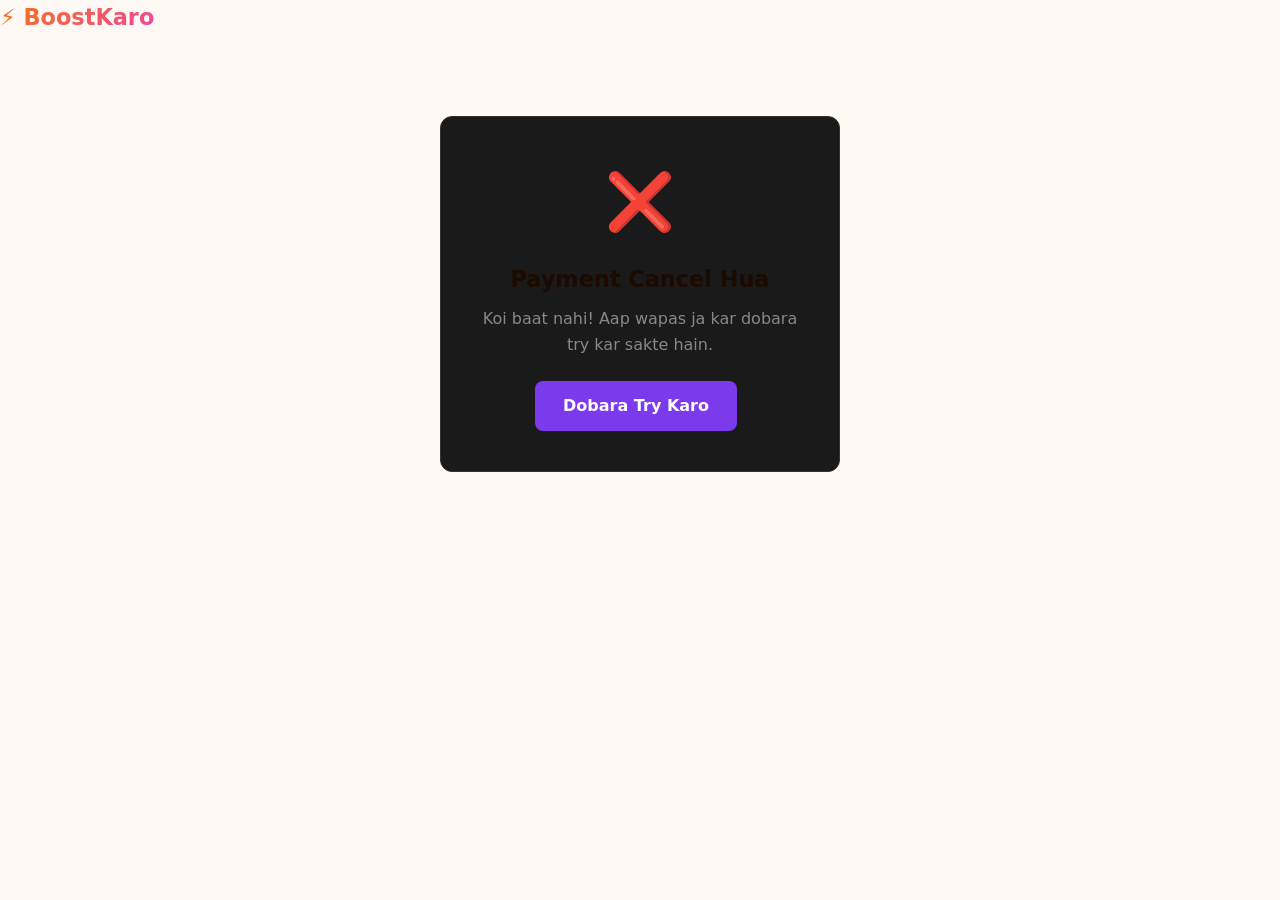
<file: cancel.html>
<!DOCTYPE html>
<html lang="en">
<head>
  <meta charset="UTF-8" />
  <meta name="viewport" content="width=device-width, initial-scale=1.0" />
  <title>Payment Cancelled — BoostKaro</title>
  <link rel="stylesheet" href="css/style.css" />
  <style>
    .cancel-card {
      max-width: 400px;
      margin: 80px auto;
      background: #1a1a1a;
      border: 1px solid #333;
      border-radius: 12px;
      padding: 40px 32px;
      text-align: center;
    }
    .cancel-card h1 { font-size: 1.4rem; margin: 16px 0 8px; }
    .cancel-card p  { color: #888; margin-bottom: 24px; }
    .retry-btn {
      display: inline-block;
      background: #7c3aed;
      color: #fff;
      border-radius: 8px;
      padding: 12px 28px;
      text-decoration: none;
      font-weight: 700;
      margin-right: 8px;
    }
    .retry-btn:hover { background: #6d28d9; }
  </style>
</head>
<body>
  <header>
    <a href="index.html" class="logo">⚡ BoostKaro</a>
  </header>

  <div class="cancel-card">
    <div style="font-size:3.5rem">❌</div>
    <h1>Payment Cancel Hua</h1>
    <p>Koi baat nahi! Aap wapas ja kar dobara try kar sakte hain.</p>
    <a href="index.html" class="retry-btn">Dobara Try Karo</a>
  </div>
</body>
</html>
</file>
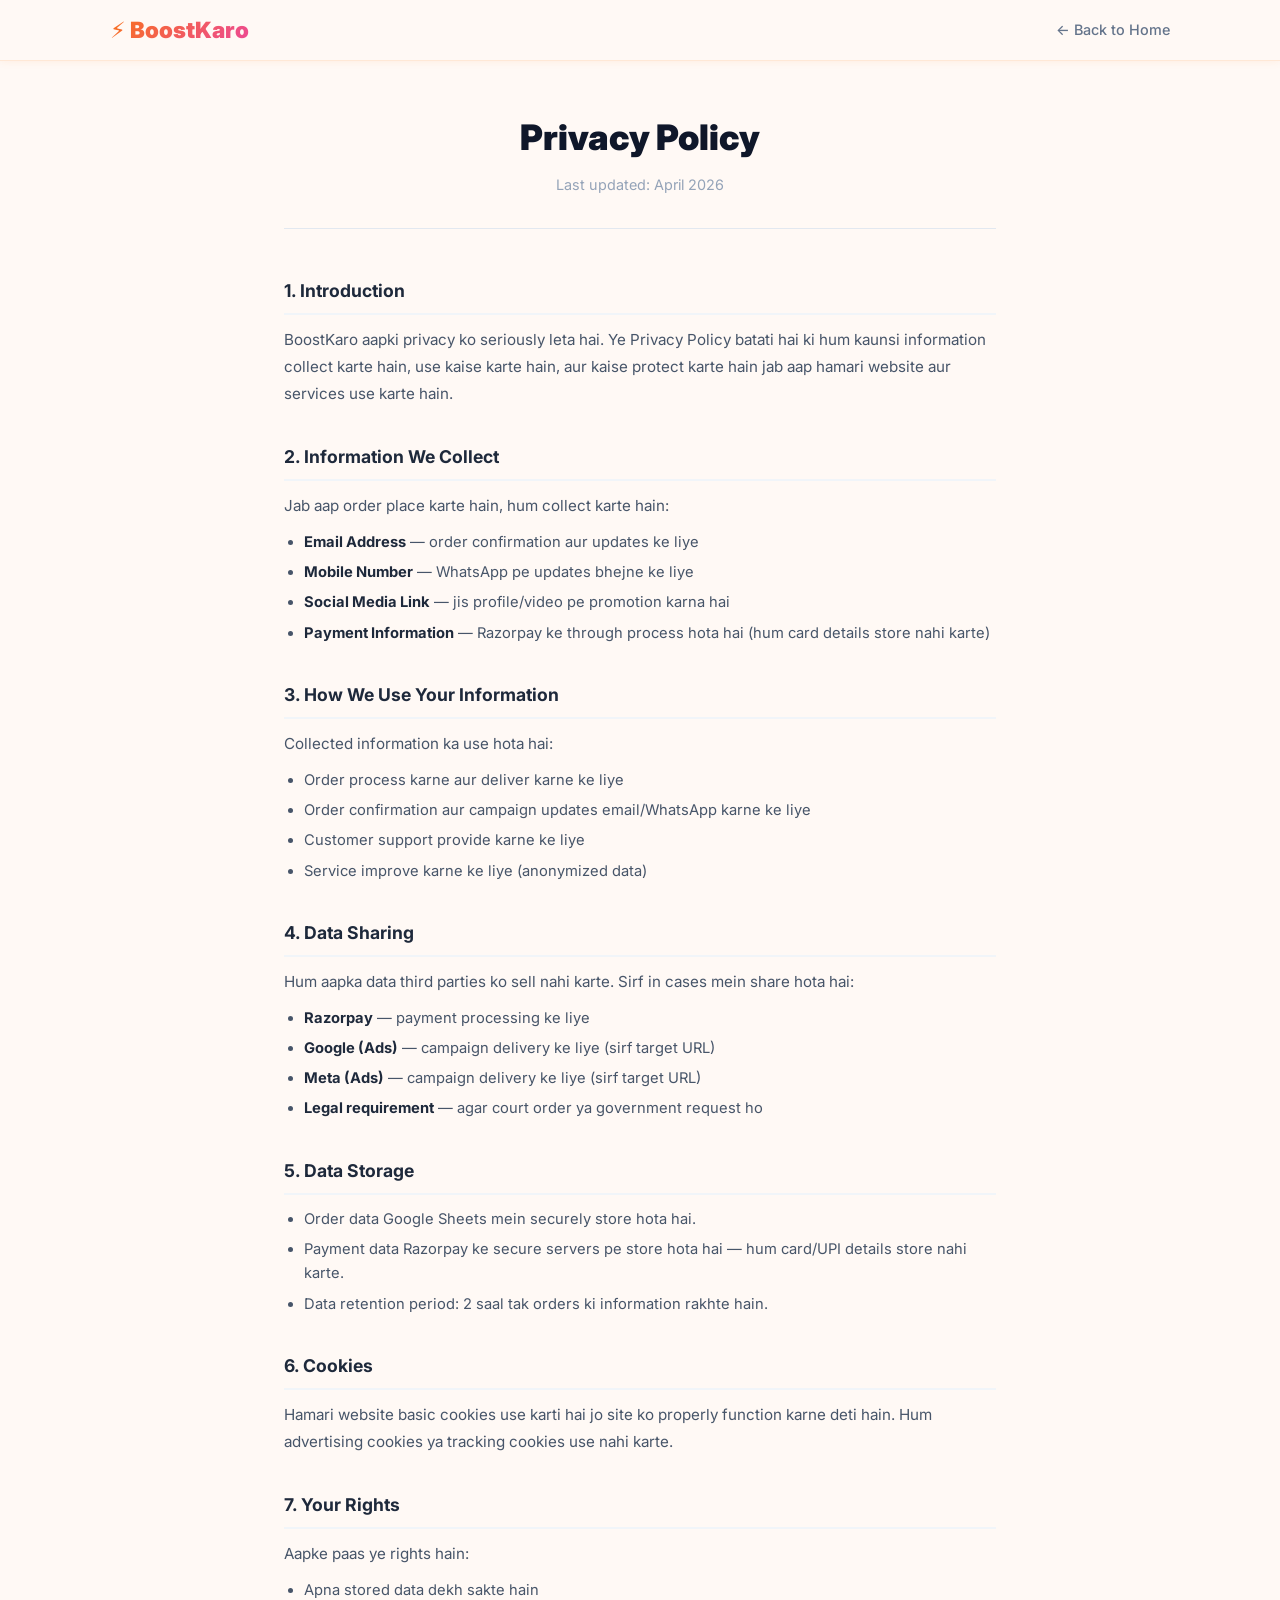
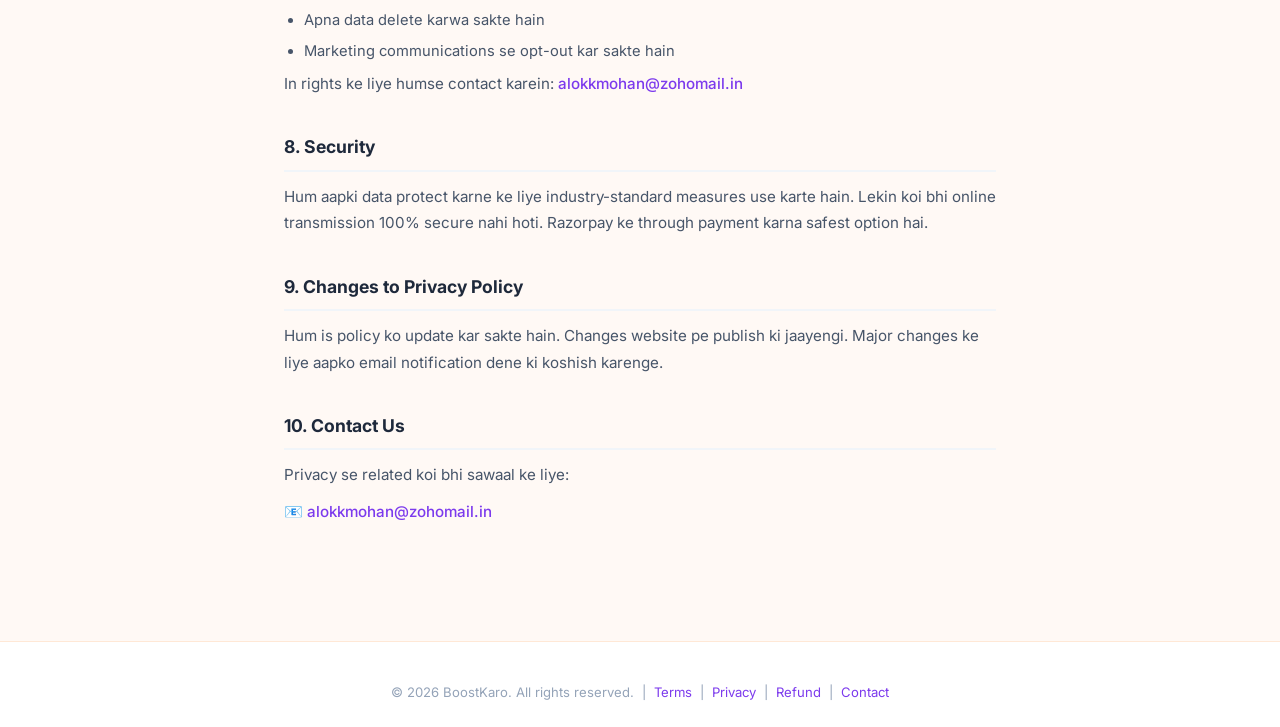
<file: privacy.html>
<!DOCTYPE html>
<html lang="en">
<head>
  <meta charset="UTF-8" />
  <meta name="viewport" content="width=device-width, initial-scale=1.0" />
  <title>Privacy Policy — BoostKaro</title>
  <link rel="preconnect" href="https://fonts.googleapis.com" />
  <link href="https://fonts.googleapis.com/css2?family=Inter:wght@400;500;600;700;800&display=swap" rel="stylesheet" />
  <link rel="stylesheet" href="css/style.css" />
  <link rel="stylesheet" href="css/legal.css" />
</head>
<body>
  <nav>
    <div class="nav-inner">
      <a href="index.html" class="logo">⚡ BoostKaro</a>
      <a href="index.html" class="nav-back">← Back to Home</a>
    </div>
  </nav>

  <div class="legal-page">
    <div class="legal-header">
      <h1>Privacy Policy</h1>
      <p>Last updated: April 2026</p>
    </div>

    <div class="legal-body">

      <section>
        <h2>1. Introduction</h2>
        <p>BoostKaro aapki privacy ko seriously leta hai. Ye Privacy Policy batati hai ki hum kaunsi information collect karte hain, use kaise karte hain, aur kaise protect karte hain jab aap hamari website aur services use karte hain.</p>
      </section>

      <section>
        <h2>2. Information We Collect</h2>
        <p>Jab aap order place karte hain, hum collect karte hain:</p>
        <ul>
          <li><strong>Email Address</strong> — order confirmation aur updates ke liye</li>
          <li><strong>Mobile Number</strong> — WhatsApp pe updates bhejne ke liye</li>
          <li><strong>Social Media Link</strong> — jis profile/video pe promotion karna hai</li>
          <li><strong>Payment Information</strong> — Razorpay ke through process hota hai (hum card details store nahi karte)</li>
        </ul>
      </section>

      <section>
        <h2>3. How We Use Your Information</h2>
        <p>Collected information ka use hota hai:</p>
        <ul>
          <li>Order process karne aur deliver karne ke liye</li>
          <li>Order confirmation aur campaign updates email/WhatsApp karne ke liye</li>
          <li>Customer support provide karne ke liye</li>
          <li>Service improve karne ke liye (anonymized data)</li>
        </ul>
      </section>

      <section>
        <h2>4. Data Sharing</h2>
        <p>Hum aapka data third parties ko sell nahi karte. Sirf in cases mein share hota hai:</p>
        <ul>
          <li><strong>Razorpay</strong> — payment processing ke liye</li>
          <li><strong>Google (Ads)</strong> — campaign delivery ke liye (sirf target URL)</li>
          <li><strong>Meta (Ads)</strong> — campaign delivery ke liye (sirf target URL)</li>
          <li><strong>Legal requirement</strong> — agar court order ya government request ho</li>
        </ul>
      </section>

      <section>
        <h2>5. Data Storage</h2>
        <ul>
          <li>Order data Google Sheets mein securely store hota hai.</li>
          <li>Payment data Razorpay ke secure servers pe store hota hai — hum card/UPI details store nahi karte.</li>
          <li>Data retention period: 2 saal tak orders ki information rakhte hain.</li>
        </ul>
      </section>

      <section>
        <h2>6. Cookies</h2>
        <p>Hamari website basic cookies use karti hai jo site ko properly function karne deti hain. Hum advertising cookies ya tracking cookies use nahi karte.</p>
      </section>

      <section>
        <h2>7. Your Rights</h2>
        <p>Aapke paas ye rights hain:</p>
        <ul>
          <li>Apna stored data dekh sakte hain</li>
          <li>Apna data delete karwa sakte hain</li>
          <li>Marketing communications se opt-out kar sakte hain</li>
        </ul>
        <p>In rights ke liye humse contact karein: <a href="mailto:alokkmohan@zohomail.in">alokkmohan@zohomail.in</a></p>
      </section>

      <section>
        <h2>8. Security</h2>
        <p>Hum aapki data protect karne ke liye industry-standard measures use karte hain. Lekin koi bhi online transmission 100% secure nahi hoti. Razorpay ke through payment karna safest option hai.</p>
      </section>

      <section>
        <h2>9. Changes to Privacy Policy</h2>
        <p>Hum is policy ko update kar sakte hain. Changes website pe publish ki jaayengi. Major changes ke liye aapko email notification dene ki koshish karenge.</p>
      </section>

      <section>
        <h2>10. Contact Us</h2>
        <p>Privacy se related koi bhi sawaal ke liye:</p>
        <p>📧 <a href="mailto:alokkmohan@zohomail.in">alokkmohan@zohomail.in</a></p>
      </section>

    </div>
  </div>

  <footer>
    <div class="footer-inner-sm">
      <p>© 2026 BoostKaro. All rights reserved. &nbsp;|&nbsp;
        <a href="terms.html">Terms</a> &nbsp;|&nbsp;
        <a href="privacy.html">Privacy</a> &nbsp;|&nbsp;
        <a href="refund.html">Refund</a> &nbsp;|&nbsp;
        <a href="mailto:alokkmohan@zohomail.in">Contact</a>
      </p>
    </div>
  </footer>
</body>
</html>
</file>
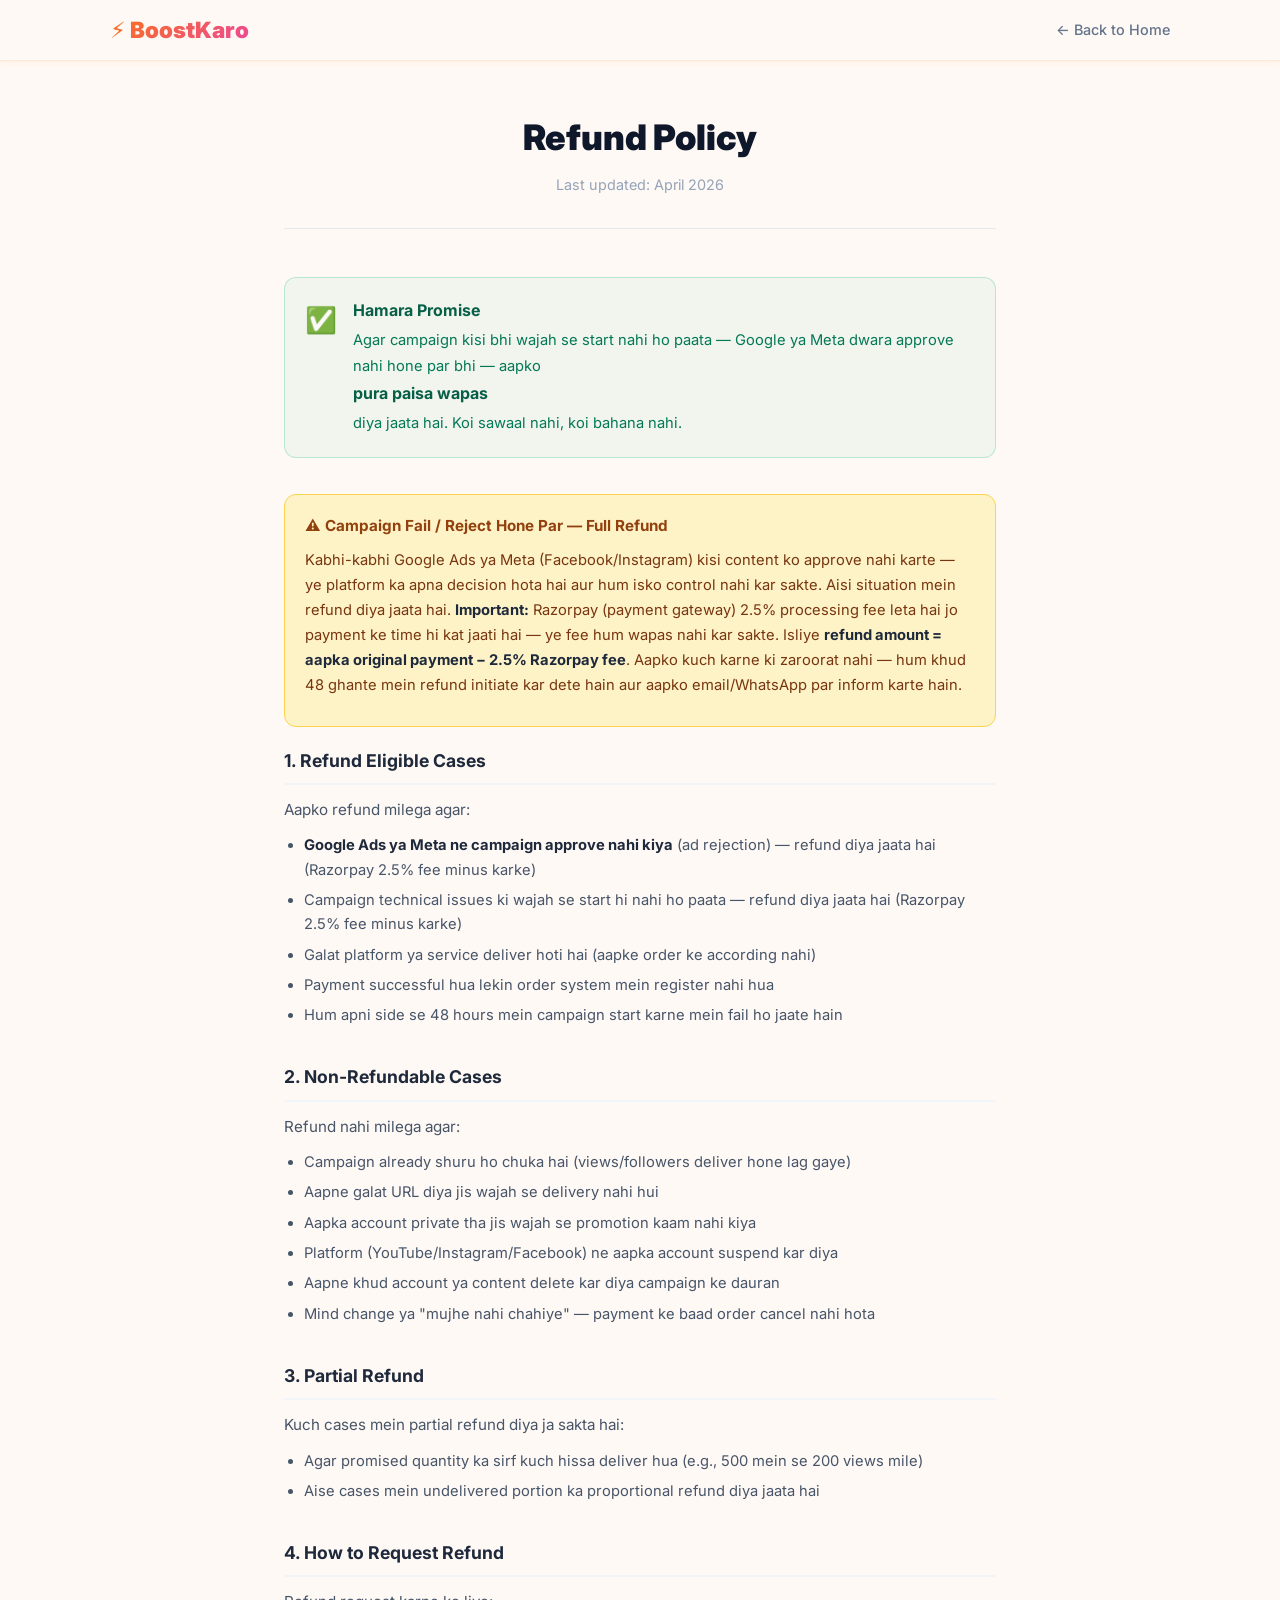
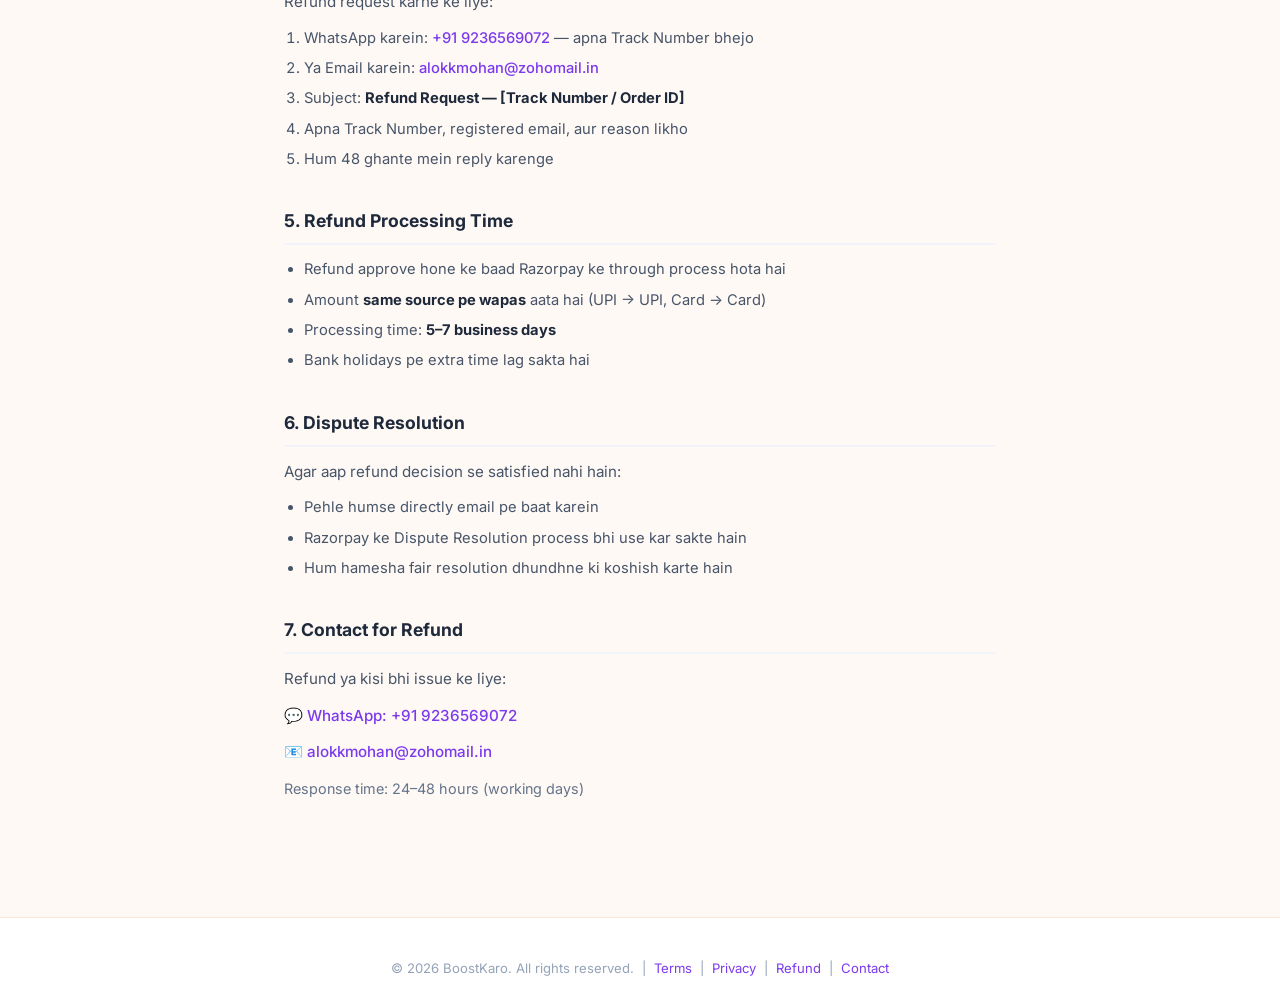
<file: refund.html>
<!DOCTYPE html>
<html lang="en">
<head>
  <meta charset="UTF-8" />
  <meta name="viewport" content="width=device-width, initial-scale=1.0" />
  <title>Refund Policy — BoostKaro</title>
  <link rel="preconnect" href="https://fonts.googleapis.com" />
  <link href="https://fonts.googleapis.com/css2?family=Inter:wght@400;500;600;700;800&display=swap" rel="stylesheet" />
  <link rel="stylesheet" href="css/style.css" />
  <link rel="stylesheet" href="css/legal.css" />
</head>
<body>
  <nav>
    <div class="nav-inner">
      <a href="index.html" class="logo">⚡ BoostKaro</a>
      <a href="index.html" class="nav-back">← Back to Home</a>
    </div>
  </nav>

  <div class="legal-page">
    <div class="legal-header">
      <h1>Refund Policy</h1>
      <p>Last updated: April 2026</p>
    </div>

    <div class="legal-body">

      <div class="highlight-box">
        <span class="highlight-icon">✅</span>
        <div>
          <strong>Hamara Promise</strong>
          <p>Agar campaign kisi bhi wajah se start nahi ho paata — Google ya Meta dwara approve nahi hone par bhi — aapko <strong>pura paisa wapas</strong> diya jaata hai. Koi sawaal nahi, koi bahana nahi.</p>
        </div>
      </div>

      <div style="background:#fef3c7;border:1.5px solid #fcd34d;border-radius:12px;padding:18px 20px;margin:20px 0;">
        <p style="font-weight:700;color:#92400e;margin-bottom:8px;">⚠️ Campaign Fail / Reject Hone Par — Full Refund</p>
        <p style="color:#78350f;font-size:0.92rem;line-height:1.7;">
          Kabhi-kabhi Google Ads ya Meta (Facebook/Instagram) kisi content ko approve nahi karte — ye platform ka apna decision hota hai aur hum isko control nahi kar sakte. Aisi situation mein refund diya jaata hai. <strong>Important:</strong> Razorpay (payment gateway) 2.5% processing fee leta hai jo payment ke time hi kat jaati hai — ye fee hum wapas nahi kar sakte. Isliye <strong>refund amount = aapka original payment − 2.5% Razorpay fee</strong>. Aapko kuch karne ki zaroorat nahi — hum khud 48 ghante mein refund initiate kar dete hain aur aapko email/WhatsApp par inform karte hain.
        </p>
      </div>

      <section>
        <h2>1. Refund Eligible Cases</h2>
        <p>Aapko refund milega agar:</p>
        <ul>
          <li><strong>Google Ads ya Meta ne campaign approve nahi kiya</strong> (ad rejection) — refund diya jaata hai (Razorpay 2.5% fee minus karke)</li>
          <li>Campaign technical issues ki wajah se start hi nahi ho paata — refund diya jaata hai (Razorpay 2.5% fee minus karke)</li>
          <li>Galat platform ya service deliver hoti hai (aapke order ke according nahi)</li>
          <li>Payment successful hua lekin order system mein register nahi hua</li>
          <li>Hum apni side se 48 hours mein campaign start karne mein fail ho jaate hain</li>
        </ul>
      </section>

      <section>
        <h2>2. Non-Refundable Cases</h2>
        <p>Refund nahi milega agar:</p>
        <ul>
          <li>Campaign already shuru ho chuka hai (views/followers deliver hone lag gaye)</li>
          <li>Aapne galat URL diya jis wajah se delivery nahi hui</li>
          <li>Aapka account private tha jis wajah se promotion kaam nahi kiya</li>
          <li>Platform (YouTube/Instagram/Facebook) ne aapka account suspend kar diya</li>
          <li>Aapne khud account ya content delete kar diya campaign ke dauran</li>
          <li>Mind change ya "mujhe nahi chahiye" — payment ke baad order cancel nahi hota</li>
        </ul>
      </section>

      <section>
        <h2>3. Partial Refund</h2>
        <p>Kuch cases mein partial refund diya ja sakta hai:</p>
        <ul>
          <li>Agar promised quantity ka sirf kuch hissa deliver hua (e.g., 500 mein se 200 views mile)</li>
          <li>Aise cases mein undelivered portion ka proportional refund diya jaata hai</li>
        </ul>
      </section>

      <section>
        <h2>4. How to Request Refund</h2>
        <p>Refund request karne ke liye:</p>
        <ol>
          <li>WhatsApp karein: <a href="https://wa.me/919236569072">+91 9236569072</a> — apna Track Number bhejo</li>
          <li>Ya Email karein: <a href="mailto:alokkmohan@zohomail.in">alokkmohan@zohomail.in</a></li>
          <li>Subject: <strong>Refund Request — [Track Number / Order ID]</strong></li>
          <li>Apna Track Number, registered email, aur reason likho</li>
          <li>Hum 48 ghante mein reply karenge</li>
        </ol>
      </section>

      <section>
        <h2>5. Refund Processing Time</h2>
        <ul>
          <li>Refund approve hone ke baad Razorpay ke through process hota hai</li>
          <li>Amount <strong>same source pe wapas</strong> aata hai (UPI → UPI, Card → Card)</li>
          <li>Processing time: <strong>5–7 business days</strong></li>
          <li>Bank holidays pe extra time lag sakta hai</li>
        </ul>
      </section>

      <section>
        <h2>6. Dispute Resolution</h2>
        <p>Agar aap refund decision se satisfied nahi hain:</p>
        <ul>
          <li>Pehle humse directly email pe baat karein</li>
          <li>Razorpay ke Dispute Resolution process bhi use kar sakte hain</li>
          <li>Hum hamesha fair resolution dhundhne ki koshish karte hain</li>
        </ul>
      </section>

      <section>
        <h2>7. Contact for Refund</h2>
        <p>Refund ya kisi bhi issue ke liye:</p>
        <p>💬 <a href="https://wa.me/919236569072">WhatsApp: +91 9236569072</a></p>
        <p style="margin-top:6px;">📧 <a href="mailto:alokkmohan@zohomail.in">alokkmohan@zohomail.in</a></p>
        <p style="margin-top:8px; color:#64748b; font-size:0.9rem">Response time: 24–48 hours (working days)</p>
      </section>

    </div>
  </div>

  <footer>
    <div class="footer-inner-sm">
      <p>© 2026 BoostKaro. All rights reserved. &nbsp;|&nbsp;
        <a href="terms.html">Terms</a> &nbsp;|&nbsp;
        <a href="privacy.html">Privacy</a> &nbsp;|&nbsp;
        <a href="refund.html">Refund</a> &nbsp;|&nbsp;
        <a href="mailto:alokkmohan@zohomail.in">Contact</a>
      </p>
    </div>
  </footer>
</body>
</html>
</file>
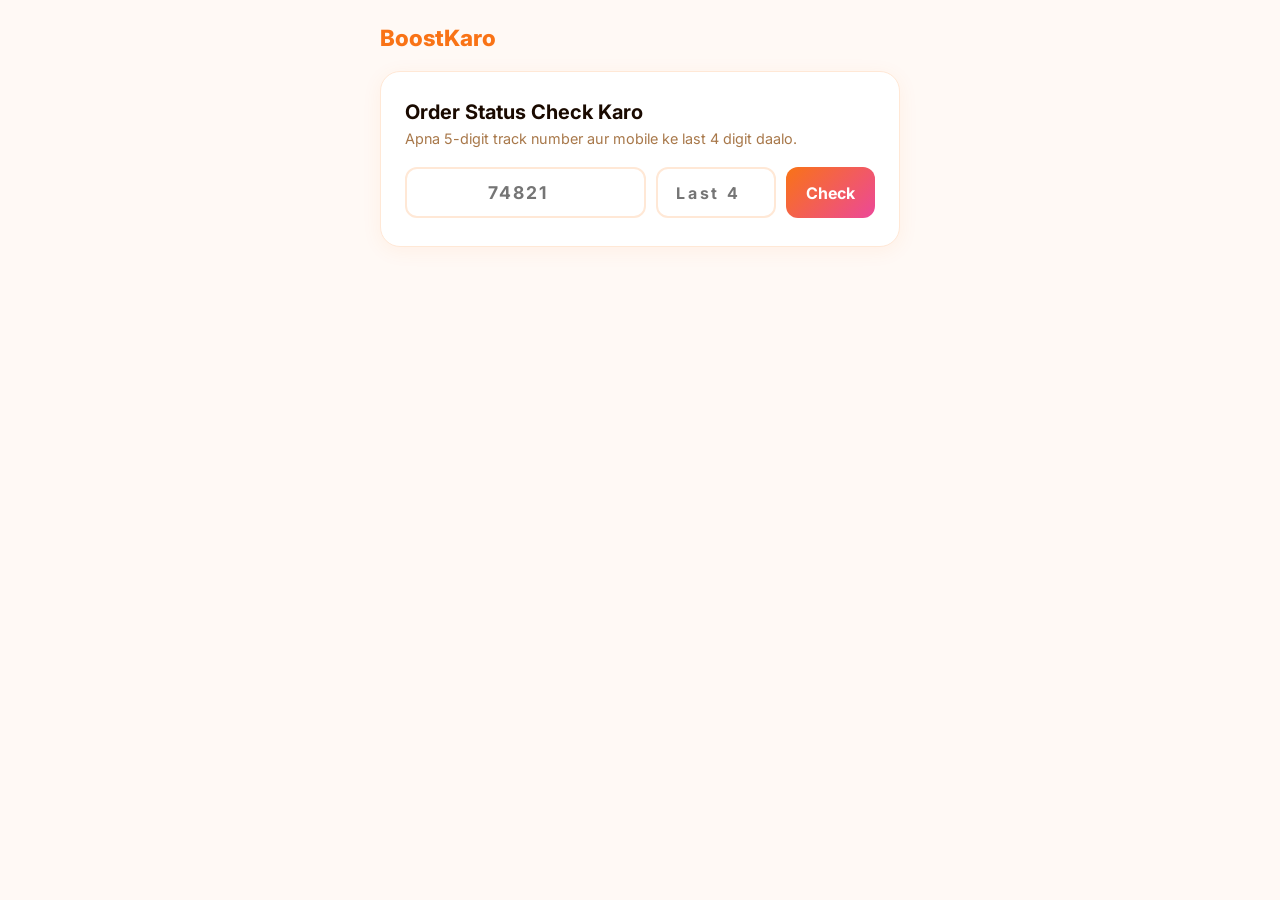
<file: status.html>
<!DOCTYPE html>
<html lang="hi">
<head>
  <meta charset="UTF-8" />
  <meta name="viewport" content="width=device-width, initial-scale=1.0" />
  <title>Order Status - BoostKaro</title>
  <link href="https://fonts.googleapis.com/css2?family=Inter:wght@400;500;600;700;800&display=swap" rel="stylesheet" />
  <style>
    * { box-sizing: border-box; margin: 0; padding: 0; }
    body { font-family: 'Inter', sans-serif; background: #fff9f5; min-height: 100vh; padding: 24px 16px; }
    .logo { display: inline-block; font-size: 1.4rem; font-weight: 800; color: #f97316; text-decoration: none; margin-bottom: 20px; }
    .search-card, .result-card {
      background: #fff;
      border-radius: 20px;
      border: 1.5px solid #ffe8d6;
      padding: 28px 24px;
      max-width: 520px;
      margin: 0 auto 20px;
      box-shadow: 0 4px 20px rgba(249,115,22,0.07);
    }
    .search-card h2 { font-size: 1.25rem; color: #1a0a00; margin-bottom: 6px; }
    .search-card p { color: #a8784a; font-size: 0.9rem; margin-bottom: 20px; }
    .input-wrap { display: grid; grid-template-columns: minmax(0, 1fr) 120px auto; gap: 10px; }
    .track-input, .phone4-input {
      padding: 13px 16px;
      border: 2px solid #ffe8d6;
      border-radius: 12px;
      color: #1a0a00;
      font-family: inherit;
      outline: none;
      text-align: center;
      font-weight: 700;
    }
    .track-input { font-size: 1.1rem; letter-spacing: 0.12em; }
    .phone4-input { font-size: 1rem; letter-spacing: 0.18em; }
    .track-input:focus, .phone4-input:focus { border-color: #f97316; }
    .btn-search {
      padding: 13px 20px;
      background: linear-gradient(135deg, #f97316, #ec4899);
      color: #fff;
      border: none;
      border-radius: 12px;
      font-weight: 700;
      font-size: 1rem;
      cursor: pointer;
      font-family: inherit;
      white-space: nowrap;
    }
    .error-msg { color: #dc2626; font-size: 0.88rem; margin-top: 10px; display: none; }
    .result-card { display: none; }
    .track-header {
      display: flex;
      align-items: center;
      justify-content: space-between;
      background: #fff9f5;
      border: 1.5px solid #ffe8d6;
      border-radius: 12px;
      padding: 12px 16px;
      margin-bottom: 20px;
      gap: 12px;
    }
    .track-header .label { font-size: 0.78rem; color: #a8784a; font-weight: 600; text-transform: uppercase; }
    .track-header .num { font-size: 1.6rem; font-weight: 800; color: #f97316; letter-spacing: 0.1em; }
    .track-header .cust { font-size: 0.85rem; color: #64748b; margin-top: 2px; }
    .steps { display: flex; flex-direction: column; gap: 0; margin: 20px 0; }
    .step { display: flex; gap: 14px; }
    .step-left { display: flex; flex-direction: column; align-items: center; }
    .step-dot {
      width: 40px;
      height: 40px;
      border-radius: 50%;
      display: flex;
      align-items: center;
      justify-content: center;
      font-size: 1.1rem;
      font-weight: 700;
      flex-shrink: 0;
    }
    .step-dot.done { background: #dcfce7; border: 2px solid #16a34a; }
    .step-dot.active { background: linear-gradient(135deg, #f97316, #ec4899); color: #fff; }
    .step-dot.pending { background: #f1f5f9; border: 2px solid #e2e8f0; color: #94a3b8; }
    .step-line { width: 2px; flex: 1; min-height: 32px; margin: 4px 0; }
    .step-line.done { background: #16a34a; }
    .step-line.pending { background: #e2e8f0; }
    .step-content { padding-bottom: 28px; }
    .step-content h4 { font-size: 0.95rem; font-weight: 700; color: #1a0a00; margin-bottom: 3px; }
    .step-content p { font-size: 0.83rem; color: #64748b; line-height: 1.5; }
    .step-badge {
      display: inline-block;
      margin-top: 5px;
      padding: 3px 10px;
      border-radius: 999px;
      font-size: 0.75rem;
      font-weight: 700;
    }
    .badge-done { background: #dcfce7; color: #166534; }
    .badge-active { background: #fef3c7; color: #92400e; }
    .badge-pending { background: #f1f5f9; color: #94a3b8; }
    .badge-error { background: #fee2e2; color: #dc2626; }
    .info-grid { display: grid; grid-template-columns: 1fr 1fr; gap: 10px; margin: 16px 0; }
    .info-cell { background: #f8fafc; border-radius: 10px; padding: 12px; }
    .info-cell .lbl { font-size: 0.72rem; color: #94a3b8; font-weight: 600; text-transform: uppercase; margin-bottom: 4px; }
    .info-cell .val { font-size: 1rem; font-weight: 700; color: #1e293b; }
    .info-cell.highlight { background: #fff0e8; }
    .views-gained { font-size: 1.4rem; color: #16a34a; font-weight: 800; }
    .btn-home {
      display: flex;
      align-items: center;
      justify-content: center;
      width: 100%;
      padding: 12px;
      background: #f1f5f9;
      color: #64748b;
      border-radius: 12px;
      text-decoration: none;
      font-weight: 700;
      margin-top: 8px;
      font-size: 0.92rem;
    }
    .loading { text-align: center; padding: 24px; color: #94a3b8; display: none; }
    .spinner {
      display: inline-block;
      width: 28px;
      height: 28px;
      border: 3px solid #ffe8d6;
      border-top-color: #f97316;
      border-radius: 50%;
      animation: spin 0.7s linear infinite;
    }
    @keyframes spin { to { transform: rotate(360deg); } }

    @media (max-width: 560px) {
      .input-wrap { grid-template-columns: 1fr 110px; }
      .btn-search { grid-column: 1 / -1; }
      .track-header { flex-direction: column; align-items: flex-start; }
      .info-grid { grid-template-columns: 1fr; }
    }
  </style>
</head>
<body>
  <div style="max-width:520px;margin:0 auto;">
    <a href="index.html" class="logo">BoostKaro</a>

    <div class="search-card">
      <h2>Order Status Check Karo</h2>
      <p>Apna 5-digit track number aur mobile ke last 4 digit daalo.</p>
      <div class="input-wrap">
        <input type="number" class="track-input" id="trackInput" placeholder="74821" inputmode="numeric" />
        <input type="number" class="phone4-input" id="phone4Input" placeholder="Last 4" inputmode="numeric" />
        <button class="btn-search" onclick="checkStatus()">Check</button>
      </div>
      <div class="error-msg" id="errorMsg"></div>
    </div>

    <div class="loading" id="loading">
      <div class="spinner"></div>
      <p style="margin-top:10px;font-size:0.9rem;">Check ho raha hai...</p>
    </div>

    <div class="result-card" id="resultCard"></div>
  </div>

  <script>
    const GAS_URL = 'https://script.google.com/macros/s/AKfycbxdSni6IeI8wnJ3LVKEmINz4Wrw_PJaQ4xKqB8NlEc-xsIgoCCbuYAUaBakW0RUZtLj/exec';

    (function () {
      const p = new URLSearchParams(window.location.search);
      const track = p.get('track');
      const p4 = p.get('p4');
      if (track) document.getElementById('trackInput').value = track;
      if (p4) document.getElementById('phone4Input').value = p4;
      if (track && p4) setTimeout(checkStatus, 300);
    })();

    document.getElementById('trackInput').addEventListener('keydown', function (e) {
      if (e.key === 'Enter') checkStatus();
    });
    document.getElementById('phone4Input').addEventListener('keydown', function (e) {
      if (e.key === 'Enter') checkStatus();
    });

    async function checkStatus() {
      const trackNo = document.getElementById('trackInput').value.trim();
      const phoneLast4 = document.getElementById('phone4Input').value.trim();

      if (!/^\d{5}$/.test(trackNo)) {
        showError('Sahi track number daalo (5 digit)');
        return;
      }
      if (!/^\d{4}$/.test(phoneLast4)) {
        showError('Mobile ke last 4 digit daalo');
        return;
      }

      hideError();
      showLoading(true);
      document.getElementById('resultCard').style.display = 'none';

      try {
        const res = await fetch(GAS_URL + '?action=getStatus&trackingNo=' + encodeURIComponent(trackNo) + '&phoneLast4=' + encodeURIComponent(phoneLast4), { redirect: 'follow' });
        const data = await res.json();
        showLoading(false);
        if (!data.success) {
          showError(data.message || 'Order nahi mila.');
          return;
        }
        renderResult(data);
      } catch (error) {
        showLoading(false);
        showError('Network error - dobara try karo.');
      }
    }

    function renderResult(d) {
      const cs = d.campaignStatus || 'Not Started';
      const isLaunched = cs === 'Launched';
      const isDone = cs === 'Completed';
      const isError = cs.indexOf('Error') !== -1 || cs === 'Campaign Error';
      const isQueued = cs === 'Queued' || cs === 'Retry Scheduled';
      const isReview = cs === 'Manual Review';

      const platform = d.platform ? d.platform.charAt(0).toUpperCase() + d.platform.slice(1) : '-';
      const amount = d.amount ? 'Rs ' + Number(d.amount).toLocaleString('en-IN') : '-';
      const name = d.name ? d.name.split(' ')[0] : 'Aap';

      const step2Label = isReview ? 'Manual Review' : isError ? 'Campaign Error' : isLaunched ? 'Campaign Live' : isQueued ? 'Queue / Retry' : 'Processing';
      const step2Badge = isReview
        ? '<span class="step-badge badge-error">Review</span>'
        : isError
          ? '<span class="step-badge badge-error">Error</span>'
          : isLaunched
            ? '<span class="step-badge badge-active">Live</span>'
            : isQueued
              ? '<span class="step-badge badge-active">Retry Scheduled</span>'
              : '<span class="step-badge badge-pending">Pending</span>';

      const step2Text = isLaunched || isDone
        ? 'Aapka ad campaign Meta/Google Ads par live hai.'
        : isReview
          ? 'Order ko safety check ke liye manual review me rakha gaya hai.'
          : isError
            ? 'Campaign launch me problem aayi hai. Team retry ya review karegi.'
            : isQueued
              ? 'Campaign queue ya retry me hai. Thodi der me dobara launch hoga.'
              : 'Aapka campaign jald live hoga.';

      const viewsHTML = isDone
        ? `
          <div class="info-grid">
            <div class="info-cell"><div class="lbl">Views Pehle</div><div class="val">${Number(d.preViews || 0).toLocaleString('en-IN')}</div></div>
            <div class="info-cell"><div class="lbl">Views Baad</div><div class="val">${Number(d.postViews || 0).toLocaleString('en-IN')}</div></div>
            <div class="info-cell highlight" style="grid-column:1/-1;text-align:center;">
              <div class="lbl">Kul Views Mila</div>
              <div class="views-gained">+${Number(d.viewsGained || 0).toLocaleString('en-IN')}</div>
            </div>
          </div>
        `
        : '';

      document.getElementById('resultCard').innerHTML = `
        <div class="track-header">
          <div>
            <div class="label">Track Number</div>
            <div class="num">${d.trackingNo}</div>
            <div class="cust">Namaskar, ${name}!</div>
          </div>
          <div style="text-align:right">
            <div style="font-size:0.75rem;color:#a8784a">Platform</div>
            <div style="font-weight:700;color:#f97316">${platform}</div>
            <div style="font-size:0.78rem;color:#94a3b8;margin-top:2px">${d.service || ''}</div>
          </div>
        </div>

        <div class="steps">
          <div class="step">
            <div class="step-left"><div class="step-dot done">OK</div><div class="step-line done"></div></div>
            <div class="step-content">
              <h4>Payment Confirm Ho Gaya</h4>
              <p>Amount: ${amount}</p>
              <span class="step-badge badge-done">Confirmed</span>
            </div>
          </div>
          <div class="step">
            <div class="step-left"><div class="step-dot ${(isLaunched || isDone || isError || isQueued || isReview) ? 'active' : 'pending'}">${isDone ? 'OK' : isLaunched ? 'GO' : isReview ? 'RV' : isError ? 'ER' : isQueued ? 'RT' : '...'}</div><div class="step-line ${isDone ? 'done' : 'pending'}"></div></div>
            <div class="step-content">
              <h4>Ad Campaign - ${step2Label}</h4>
              <p>${step2Text}</p>
              ${step2Badge}
            </div>
          </div>
          <div class="step">
            <div class="step-left"><div class="step-dot ${isDone ? 'done' : 'pending'}">${isDone ? 'OK' : 'RP'}</div></div>
            <div class="step-content">
              <h4>Final Report</h4>
              ${isDone
                ? '<p>Campaign complete ho gaya. Result neeche dikh raha hai.</p><span class="step-badge badge-done">Complete</span>'
                : '<p>Campaign khatam hone par yahan result dikhega.</p><span class="step-badge badge-pending">Upcoming</span>'}
            </div>
          </div>
        </div>

        ${viewsHTML}

        <div style="background:#f8fafc;border-radius:12px;padding:14px;font-size:0.85rem;color:#64748b;line-height:1.6;margin-top:4px;">
          <strong style="display:block;color:#1e293b;margin-bottom:4px;">Plan: ${d.plan || '-'}</strong>
          Order: ${d.trackingNo} · ${amount} paid
        </div>

        <a href="index.html" class="btn-home">Naya Order Karo</a>
      `;

      document.getElementById('resultCard').style.display = 'block';
      document.getElementById('resultCard').scrollIntoView({ behavior: 'smooth', block: 'start' });
    }

    function showError(msg) {
      const el = document.getElementById('errorMsg');
      el.textContent = msg;
      el.style.display = 'block';
    }

    function hideError() {
      document.getElementById('errorMsg').style.display = 'none';
    }

    function showLoading(show) {
      document.getElementById('loading').style.display = show ? 'block' : 'none';
    }
  </script>
</body>
</html>
</file>
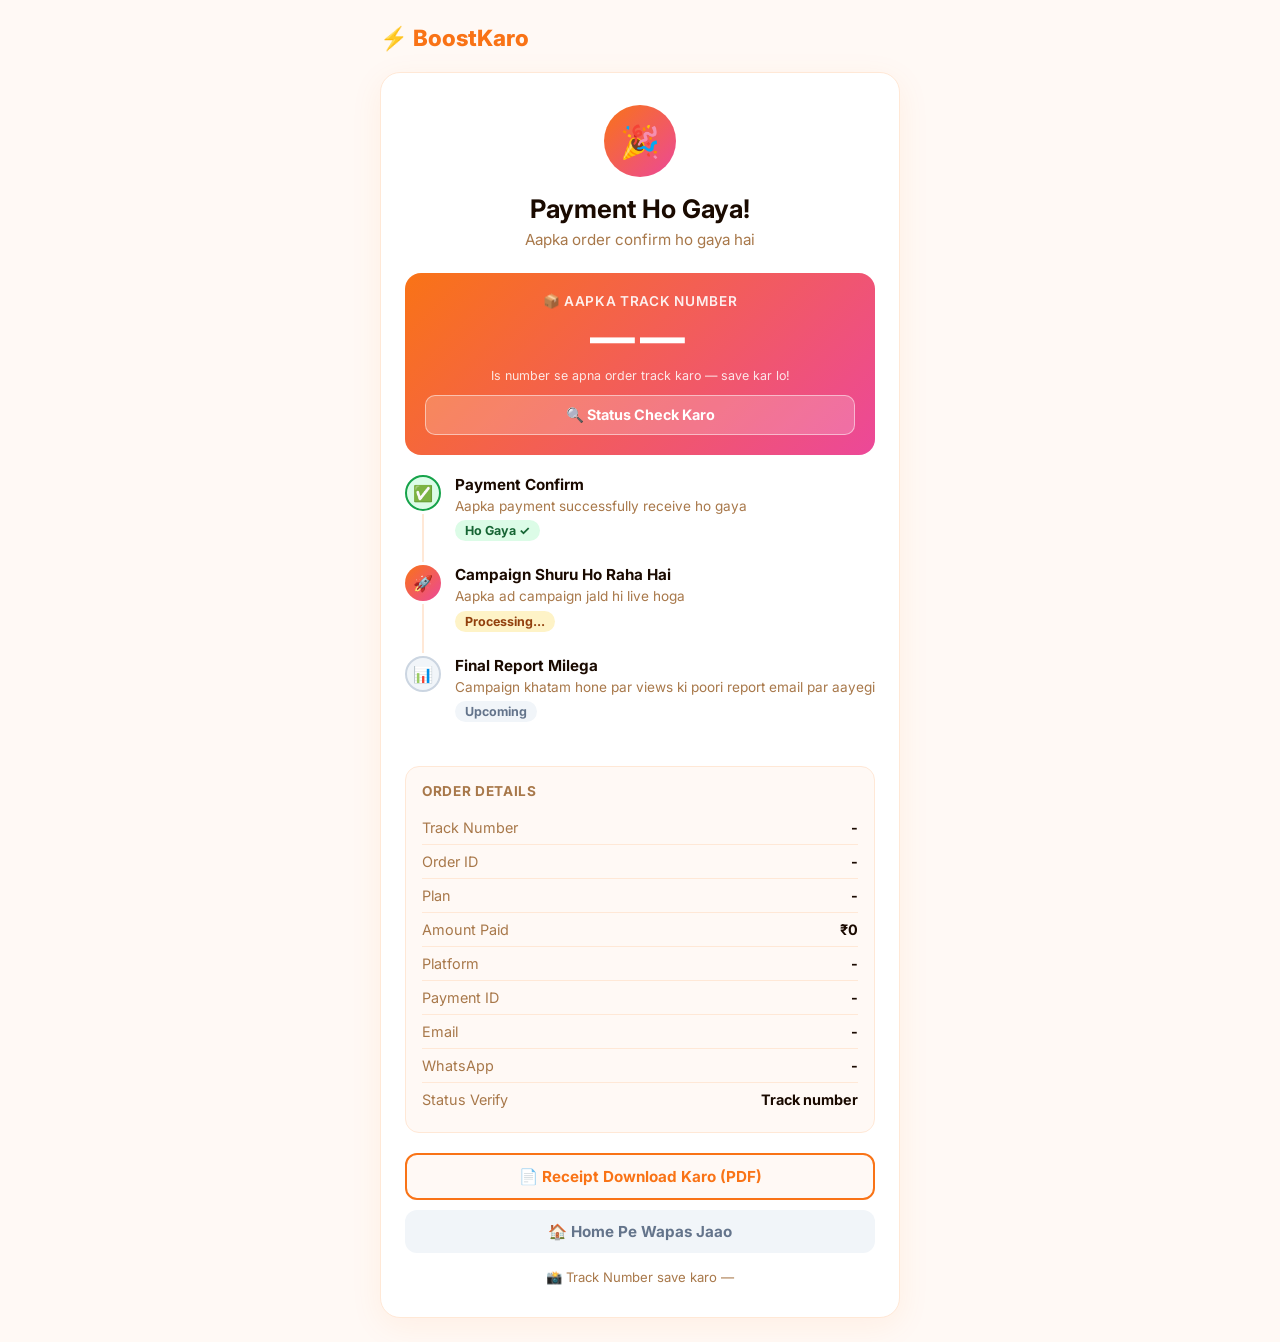
<file: success.html>
<!DOCTYPE html>
<html lang="hi">
<head>
  <meta charset="UTF-8" />
  <meta name="viewport" content="width=device-width, initial-scale=1.0" />
  <title>Order Confirm Ho Gaya — BoostKaro</title>
  <link href="https://fonts.googleapis.com/css2?family=Inter:wght@400;500;600;700;800&display=swap" rel="stylesheet" />
  <style>
    * { box-sizing: border-box; margin: 0; padding: 0; }
    body { font-family: 'Inter', sans-serif; background: #fff9f5; min-height: 100vh; padding: 24px 16px; }
    .logo { display: inline-block; font-size: 1.4rem; font-weight: 800; color: #f97316; text-decoration: none; margin-bottom: 20px; }
    .card { background: #fff; border-radius: 20px; border: 1.5px solid #ffe8d6; padding: 32px 24px; max-width: 520px; margin: 0 auto; box-shadow: 0 8px 32px rgba(249,115,22,0.08); }
    .success-icon { width: 72px; height: 72px; border-radius: 50%; background: linear-gradient(135deg, #f97316, #ec4899); display: flex; align-items: center; justify-content: center; font-size: 2rem; margin: 0 auto 16px; }
    .card h1 { text-align: center; font-size: 1.6rem; color: #1a0a00; margin-bottom: 6px; }
    .card .subtitle { text-align: center; color: #a8784a; font-size: 0.95rem; margin-bottom: 24px; }

    /* TRACKING NUMBER — most important */
    .track-box {
      background: linear-gradient(135deg, #f97316, #ec4899);
      border-radius: 16px;
      padding: 20px;
      text-align: center;
      margin-bottom: 20px;
      color: #fff;
    }
    .track-label { font-size: 0.85rem; font-weight: 600; opacity: 0.9; margin-bottom: 6px; letter-spacing: 0.05em; text-transform: uppercase; }
    .track-number { font-size: 2.8rem; font-weight: 800; letter-spacing: 0.12em; line-height: 1; }
    .track-hint { font-size: 0.78rem; opacity: 0.85; margin-top: 8px; }
    .btn-check-status {
      display: flex; align-items: center; justify-content: center; gap: 8px;
      background: rgba(255,255,255,0.2); border: 1.5px solid rgba(255,255,255,0.5);
      color: #fff; border-radius: 10px; padding: 10px 18px; margin-top: 12px;
      font-weight: 700; font-size: 0.9rem; text-decoration: none; cursor: pointer;
      transition: background 0.15s;
    }
    .btn-check-status:hover { background: rgba(255,255,255,0.3); }

    /* Timeline */
    .timeline { display: flex; flex-direction: column; gap: 0; margin: 20px 0; }
    .tl-step { display: flex; gap: 14px; position: relative; }
    .tl-left { display: flex; flex-direction: column; align-items: center; }
    .tl-dot { width: 36px; height: 36px; border-radius: 50%; display: flex; align-items: center; justify-content: center; font-size: 1rem; flex-shrink: 0; }
    .tl-dot.done { background: #dcfce7; border: 2px solid #16a34a; }
    .tl-dot.active { background: linear-gradient(135deg, #f97316, #ec4899); color: #fff; }
    .tl-dot.pending { background: #f1f5f9; border: 2px solid #cbd5e1; }
    .tl-line { width: 2px; flex: 1; min-height: 28px; background: #ffe8d6; margin: 3px 0; }
    .tl-content { padding-bottom: 24px; }
    .tl-content h4 { font-size: 0.95rem; font-weight: 700; color: #1a0a00; margin-bottom: 2px; }
    .tl-content p { font-size: 0.85rem; color: #a8784a; line-height: 1.5; }
    .tl-badge { display: inline-block; margin-top: 4px; padding: 3px 10px; border-radius: 999px; font-size: 0.78rem; font-weight: 700; }
    .tl-badge.done { background: #dcfce7; color: #166534; }
    .tl-badge.active { background: #fef3c7; color: #92400e; }
    .tl-badge.pending { background: #f1f5f9; color: #64748b; }

    /* Order Details */
    .order-box { background: #fff9f5; border: 1.5px solid #ffe8d6; border-radius: 14px; padding: 16px; margin: 20px 0; }
    .order-box h3 { font-size: 0.85rem; color: #a8784a; font-weight: 700; margin-bottom: 12px; text-transform: uppercase; letter-spacing: 0.05em; }
    .order-row { display: flex; justify-content: space-between; gap: 12px; padding: 8px 0; border-bottom: 1px solid #ffe8d6; font-size: 0.9rem; }
    .order-row:last-child { border-bottom: none; }
    .order-row span:first-child { color: #a8784a; }
    .order-row span:last-child { color: #1a0a00; font-weight: 700; text-align: right; word-break: break-all; }

    /* Buttons */
    .btn-wa { display: flex; align-items: center; justify-content: center; gap: 8px; width: 100%; padding: 14px; background: #22c55e; color: #fff; border-radius: 12px; text-decoration: none; font-weight: 700; font-size: 1rem; margin-top: 12px; }
    .btn-wa:hover { background: #16a34a; }
    .btn-pdf { display: flex; align-items: center; justify-content: center; gap: 8px; width: 100%; padding: 12px; background: #fff9f5; color: #f97316; border: 2px solid #f97316; border-radius: 12px; font-weight: 700; font-size: 0.95rem; margin-top: 10px; cursor: pointer; font-family: inherit; }
    .btn-pdf:hover { background: #fff0e8; }
    .btn-home { display: flex; align-items: center; justify-content: center; width: 100%; padding: 12px; background: #f1f5f9; color: #64748b; border: none; border-radius: 12px; text-decoration: none; font-weight: 700; font-size: 0.95rem; margin-top: 10px; }
    .screenshot-tip { text-align: center; font-size: 0.82rem; color: #a8784a; margin-top: 16px; }

    /* Print styles */
    @media print {
      body { background: #fff; padding: 0; }
      .btn-wa, .btn-pdf, .btn-home, .btn-check-status, .screenshot-tip { display: none !important; }
      .card { box-shadow: none; border: 1px solid #ddd; }
      .track-box { -webkit-print-color-adjust: exact; print-color-adjust: exact; }
    }
  </style>
</head>
<body>
  <div style="max-width:520px;margin:0 auto;">
    <a href="index.html" class="logo">⚡ BoostKaro</a>

    <div class="card" id="receiptCard">
      <div class="success-icon">🎉</div>
      <h1>Payment Ho Gaya!</h1>
      <p class="subtitle">Aapka order confirm ho gaya hai</p>

      <!-- TRACKING NUMBER — most prominent -->
      <div class="track-box">
        <div class="track-label">📦 Aapka Track Number</div>
        <div class="track-number" id="trackNum">——</div>
        <div class="track-hint">Is number se apna order track karo — save kar lo!</div>
        <a class="btn-check-status" id="statusLink" href="status.html">🔍 Status Check Karo</a>
      </div>

      <!-- Timeline -->
      <div class="timeline">
        <div class="tl-step">
          <div class="tl-left"><div class="tl-dot done">✅</div><div class="tl-line"></div></div>
          <div class="tl-content">
            <h4>Payment Confirm</h4>
            <p>Aapka payment successfully receive ho gaya</p>
            <span class="tl-badge done">Ho Gaya ✓</span>
          </div>
        </div>
        <div class="tl-step">
          <div class="tl-left"><div class="tl-dot active">🚀</div><div class="tl-line"></div></div>
          <div class="tl-content">
            <h4>Campaign Shuru Ho Raha Hai</h4>
            <p>Aapka ad campaign jald hi live hoga</p>
            <span class="tl-badge active">Processing...</span>
          </div>
        </div>
        <div class="tl-step">
          <div class="tl-left"><div class="tl-dot pending">📊</div></div>
          <div class="tl-content">
            <h4>Final Report Milega</h4>
            <p>Campaign khatam hone par views ki poori report email par aayegi</p>
            <span class="tl-badge pending">Upcoming</span>
          </div>
        </div>
      </div>

      <!-- Order Details -->
      <div class="order-box">
        <h3>Order Details</h3>
        <div id="orderDetails"></div>
      </div>

      <!-- PDF Download -->
      <button class="btn-pdf" onclick="downloadReceipt()">📄 Receipt Download Karo (PDF)</button>

      <a href="index.html" class="btn-home">🏠 Home Pe Wapas Jaao</a>
      <p class="screenshot-tip">📸 Track Number save karo — <strong id="trackNumSmall"></strong></p>
    </div>
  </div>

  <script>
    (function () {
      const params = new URLSearchParams(window.location.search);
      let stored = {};
      try { stored = JSON.parse(sessionStorage.getItem('boostkaro_last_order') || '{}'); } catch (e) {}

      const orderId    = params.get('orderId')    || stored.orderId    || '-';
      const trackingNo = params.get('trackingNo') || stored.trackingNo || '-';
      const plan       = params.get('plan')        || stored.plan       || '-';
      const amount     = params.get('amount')      || stored.amount     || '0';
      const email      = params.get('email')       || stored.email      || '-';
      const phone      = stored.phone || '-';
      const paymentId  = params.get('paymentId')   || stored.paymentId  || '-';
      const platform   = stored.platform || '';

      // Show tracking number
      document.getElementById('trackNum').textContent = trackingNo !== '-' ? trackingNo : '——';
      document.getElementById('trackNumSmall').textContent = trackingNo !== '-' ? trackingNo : '';

      const phoneLast4 = String(phone || '').replace(/\D/g, '').slice(-4);

      // Status link
      if (trackingNo && trackingNo !== '-') {
        let href = 'status.html?track=' + encodeURIComponent(trackingNo);
        if (phoneLast4) href += '&p4=' + encodeURIComponent(phoneLast4);
        document.getElementById('statusLink').href = href;
      }

      // Order rows
      const rows = [
        ['Track Number', trackingNo],
        ['Order ID', orderId],
        ['Plan', plan],
        ['Amount Paid', '₹' + Number(amount).toLocaleString('en-IN')],
        ['Platform', platform ? platform.charAt(0).toUpperCase() + platform.slice(1) : '-'],
        ['Payment ID', paymentId],
        ['Email', email],
        ['WhatsApp', phone],
        ['Status Verify', phoneLast4 ? 'Track number + mobile ke last 4 digit' : 'Track number'],
      ];
      document.getElementById('orderDetails').innerHTML = rows.map(function(r) {
        return '<div class="order-row"><span>' + r[0] + '</span><span>' + r[1] + '</span></div>';
      }).join('');

      // WhatsApp message
      const waBtn = document.getElementById('waBtn');
      if (waBtn) {
        const waMsg = encodeURIComponent('Namaskar! Mera Track Number hai: ' + trackingNo + ' — Order ID: ' + orderId + ' — kripya campaign status batayein. 🙏');
        waBtn.href = 'https://wa.me/919236569072?text=' + waMsg;
      }
    })();

    function downloadReceipt() {
      window.print();
    }
  </script>
</body>
</html>
</file>
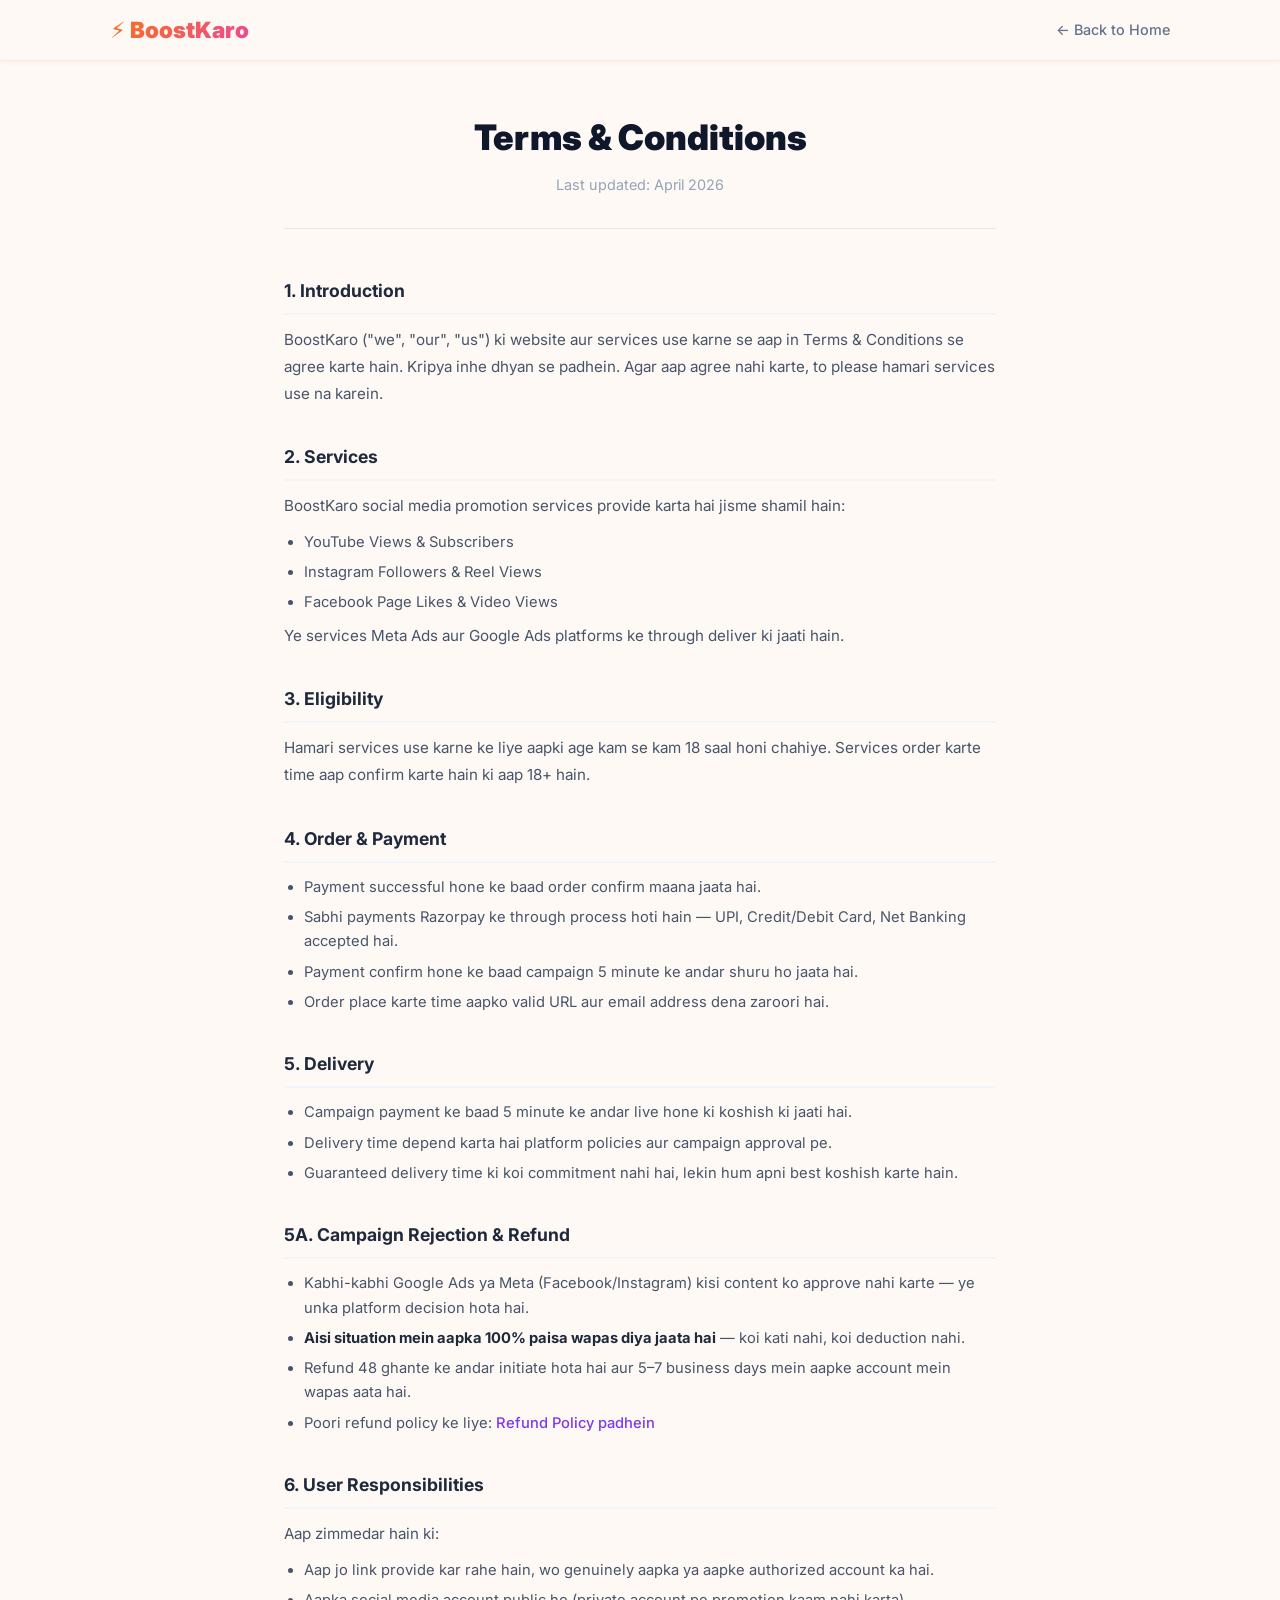
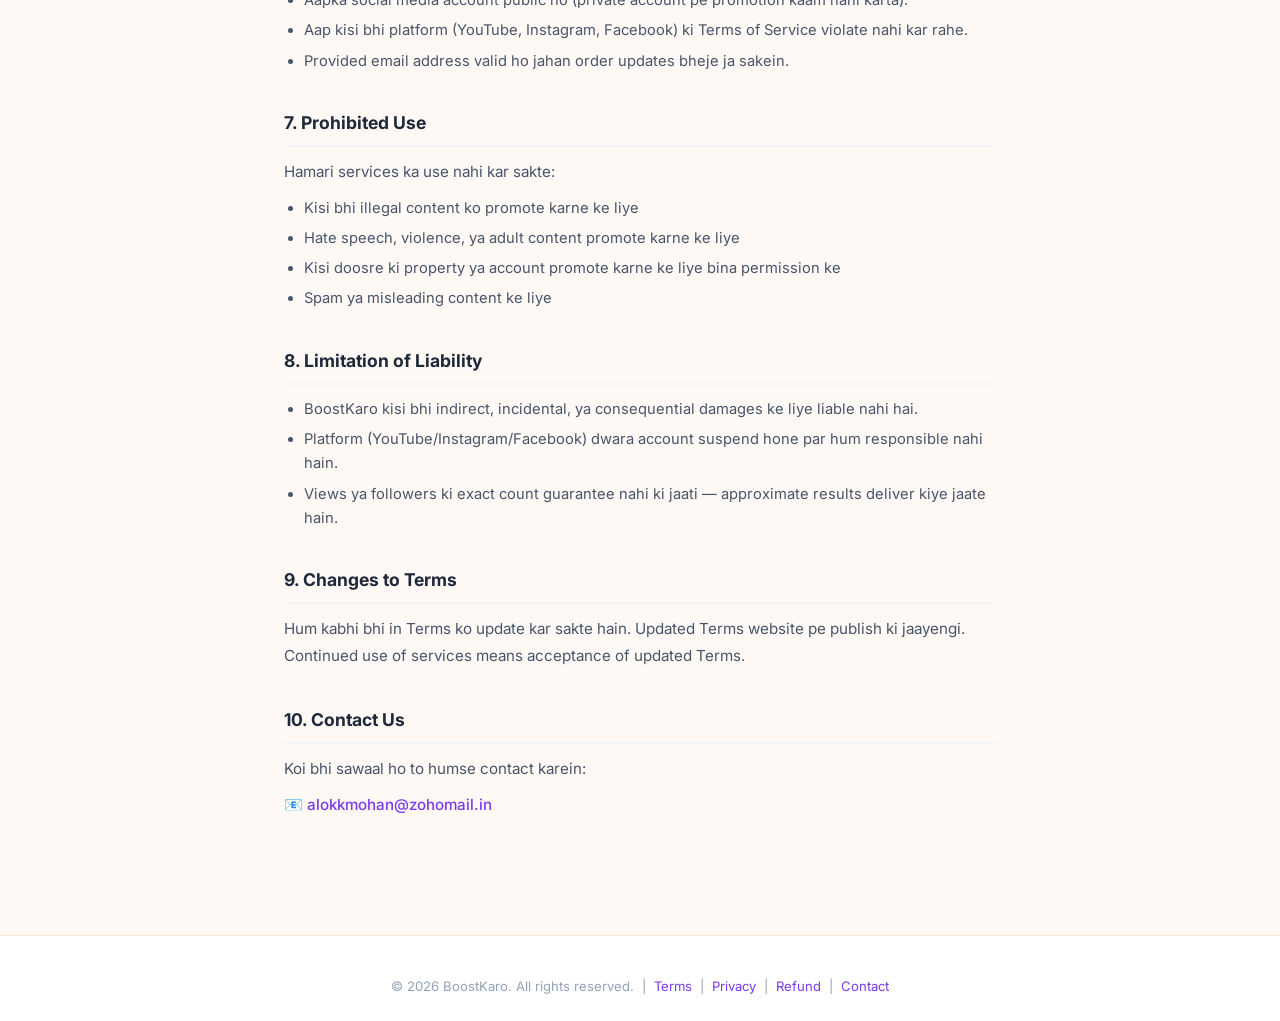
<file: terms.html>
<!DOCTYPE html>
<html lang="en">
<head>
  <meta charset="UTF-8" />
  <meta name="viewport" content="width=device-width, initial-scale=1.0" />
  <title>Terms & Conditions — BoostKaro</title>
  <link rel="preconnect" href="https://fonts.googleapis.com" />
  <link href="https://fonts.googleapis.com/css2?family=Inter:wght@400;500;600;700;800&display=swap" rel="stylesheet" />
  <link rel="stylesheet" href="css/style.css" />
  <link rel="stylesheet" href="css/legal.css" />
</head>
<body>
  <nav>
    <div class="nav-inner">
      <a href="index.html" class="logo">⚡ BoostKaro</a>
      <a href="index.html" class="nav-back">← Back to Home</a>
    </div>
  </nav>

  <div class="legal-page">
    <div class="legal-header">
      <h1>Terms &amp; Conditions</h1>
      <p>Last updated: April 2026</p>
    </div>

    <div class="legal-body">

      <section>
        <h2>1. Introduction</h2>
        <p>BoostKaro ("we", "our", "us") ki website aur services use karne se aap in Terms &amp; Conditions se agree karte hain. Kripya inhe dhyan se padhein. Agar aap agree nahi karte, to please hamari services use na karein.</p>
      </section>

      <section>
        <h2>2. Services</h2>
        <p>BoostKaro social media promotion services provide karta hai jisme shamil hain:</p>
        <ul>
          <li>YouTube Views &amp; Subscribers</li>
          <li>Instagram Followers &amp; Reel Views</li>
          <li>Facebook Page Likes &amp; Video Views</li>
        </ul>
        <p>Ye services Meta Ads aur Google Ads platforms ke through deliver ki jaati hain.</p>
      </section>

      <section>
        <h2>3. Eligibility</h2>
        <p>Hamari services use karne ke liye aapki age kam se kam 18 saal honi chahiye. Services order karte time aap confirm karte hain ki aap 18+ hain.</p>
      </section>

      <section>
        <h2>4. Order &amp; Payment</h2>
        <ul>
          <li>Payment successful hone ke baad order confirm maana jaata hai.</li>
          <li>Sabhi payments Razorpay ke through process hoti hain — UPI, Credit/Debit Card, Net Banking accepted hai.</li>
          <li>Payment confirm hone ke baad campaign 5 minute ke andar shuru ho jaata hai.</li>
          <li>Order place karte time aapko valid URL aur email address dena zaroori hai.</li>
        </ul>
      </section>

      <section>
        <h2>5. Delivery</h2>
        <ul>
          <li>Campaign payment ke baad 5 minute ke andar live hone ki koshish ki jaati hai.</li>
          <li>Delivery time depend karta hai platform policies aur campaign approval pe.</li>
          <li>Guaranteed delivery time ki koi commitment nahi hai, lekin hum apni best koshish karte hain.</li>
        </ul>
      </section>

      <section>
        <h2>5A. Campaign Rejection &amp; Refund</h2>
        <ul>
          <li>Kabhi-kabhi Google Ads ya Meta (Facebook/Instagram) kisi content ko approve nahi karte — ye unka platform decision hota hai.</li>
          <li><strong>Aisi situation mein aapka 100% paisa wapas diya jaata hai</strong> — koi kati nahi, koi deduction nahi.</li>
          <li>Refund 48 ghante ke andar initiate hota hai aur 5–7 business days mein aapke account mein wapas aata hai.</li>
          <li>Poori refund policy ke liye: <a href="refund.html">Refund Policy padhein</a></li>
        </ul>
      </section>

      <section>
        <h2>6. User Responsibilities</h2>
        <p>Aap zimmedar hain ki:</p>
        <ul>
          <li>Aap jo link provide kar rahe hain, wo genuinely aapka ya aapke authorized account ka hai.</li>
          <li>Aapka social media account public ho (private account pe promotion kaam nahi karta).</li>
          <li>Aap kisi bhi platform (YouTube, Instagram, Facebook) ki Terms of Service violate nahi kar rahe.</li>
          <li>Provided email address valid ho jahan order updates bheje ja sakein.</li>
        </ul>
      </section>

      <section>
        <h2>7. Prohibited Use</h2>
        <p>Hamari services ka use nahi kar sakte:</p>
        <ul>
          <li>Kisi bhi illegal content ko promote karne ke liye</li>
          <li>Hate speech, violence, ya adult content promote karne ke liye</li>
          <li>Kisi doosre ki property ya account promote karne ke liye bina permission ke</li>
          <li>Spam ya misleading content ke liye</li>
        </ul>
      </section>

      <section>
        <h2>8. Limitation of Liability</h2>
        <ul>
          <li>BoostKaro kisi bhi indirect, incidental, ya consequential damages ke liye liable nahi hai.</li>
          <li>Platform (YouTube/Instagram/Facebook) dwara account suspend hone par hum responsible nahi hain.</li>
          <li>Views ya followers ki exact count guarantee nahi ki jaati — approximate results deliver kiye jaate hain.</li>
        </ul>
      </section>

      <section>
        <h2>9. Changes to Terms</h2>
        <p>Hum kabhi bhi in Terms ko update kar sakte hain. Updated Terms website pe publish ki jaayengi. Continued use of services means acceptance of updated Terms.</p>
      </section>

      <section>
        <h2>10. Contact Us</h2>
        <p>Koi bhi sawaal ho to humse contact karein:</p>
        <p>📧 <a href="mailto:alokkmohan@zohomail.in">alokkmohan@zohomail.in</a></p>
      </section>

    </div>
  </div>

  <footer>
    <div class="footer-inner-sm">
      <p>© 2026 BoostKaro. All rights reserved. &nbsp;|&nbsp;
        <a href="terms.html">Terms</a> &nbsp;|&nbsp;
        <a href="privacy.html">Privacy</a> &nbsp;|&nbsp;
        <a href="refund.html">Refund</a> &nbsp;|&nbsp;
        <a href="mailto:alokkmohan@zohomail.in">Contact</a>
      </p>
    </div>
  </footer>
</body>
</html>
</file>
<file: css/style.css>
/* ===== RESET ===== */
*, *::before, *::after { box-sizing: border-box; margin: 0; padding: 0; }

:root {
  --bg: #fff9f5;
  --surface: #ffffff;
  --card: #ffffff;
  --border: #ffe8d6;
  --border-bright: #fcd5b3;
  --text: #1a0a00;
  --muted: #a8784a;
  --muted2: #7a4f2d;
  --success: #059669;
  --accent: #f97316;
  --accent2: #ec4899;
  --radius: 18px;

  --yt:  linear-gradient(135deg, #ff0000 0%, #cc0000 100%);
  --ig:  linear-gradient(135deg, #f09433 0%, #e6683c 25%, #dc2743 50%, #cc2366 75%, #bc1888 100%);
  --fb:  linear-gradient(135deg, #1877f2 0%, #0a5fc8 100%);
}

body {
  background: var(--bg);
  color: var(--text);
  font-family: 'Inter', 'Segoe UI', system-ui, sans-serif;
  min-height: 100vh;
  line-height: 1.6;
  overflow-x: hidden;
}

/* ===== NAV ===== */
nav {
  position: sticky; top: 0; z-index: 100;
  background: rgba(255,249,245,0.95);
  backdrop-filter: blur(14px);
  border-bottom: 1px solid var(--border);
  box-shadow: 0 1px 8px rgba(249,115,22,0.08);
}
.nav-inner {
  max-width: 1100px; margin: 0 auto;
  padding: 12px 20px;
  display: flex; align-items: center; justify-content: space-between;
}
.logo {
  font-size: 1.4rem; font-weight: 900;
  background: linear-gradient(135deg, #f97316, #ec4899);
  -webkit-background-clip: text; -webkit-text-fill-color: transparent; background-clip: text;
  text-decoration: none;
}
.nav-links { display: flex; align-items: center; gap: 18px; }
.nav-links a { color: var(--muted2); text-decoration: none; font-size: 0.88rem; font-weight: 600; transition: color 0.2s; }
.nav-links a:hover { color: var(--accent); }
.nav-cta {
  background: linear-gradient(135deg, #f97316, #ec4899) !important;
  color: #fff !important;
  padding: 9px 20px; border-radius: 50px;
  font-weight: 700 !important;
  box-shadow: 0 4px 16px rgba(249,115,22,0.35);
}
.nav-whatsapp {
  display: inline-flex;
  align-items: center;
  gap: 6px;
  background: #22c55e;
  color: #fff !important;
  border-radius: 50px;
  padding: 7px 14px;
  font-weight: 700;
  font-size: 0.82rem;
}
.nav-whatsapp:hover { background: #16a34a; }

/* ===== HERO ===== */
.hero {
  position: relative; text-align: center;
  padding: 60px 20px 50px; overflow: hidden;
}
.hero-bg {
  position: absolute; inset: 0;
  background:
    radial-gradient(ellipse 700px 400px at 50% 0%, rgba(249,115,22,0.12) 0%, transparent 70%),
    radial-gradient(ellipse 400px 300px at 10% 80%, rgba(236,72,153,0.08) 0%, transparent 60%),
    radial-gradient(ellipse 400px 300px at 90% 70%, rgba(251,191,36,0.06) 0%, transparent 60%);
  pointer-events: none;
}
.hero-content { position: relative; max-width: 700px; margin: 0 auto; }
.hero-badge {
  display: inline-block;
  background: rgba(249,115,22,0.1); border: 1px solid rgba(249,115,22,0.3);
  color: #ea580c; padding: 7px 18px; border-radius: 50px;
  font-size: 0.88rem; font-weight: 700; margin-bottom: 22px;
}
.hero h1 {
  font-size: clamp(1.9rem, 5vw, 3rem);
  font-weight: 900; line-height: 1.15; letter-spacing: -0.5px;
  margin-bottom: 16px;
}
.gradient-text {
  background: linear-gradient(135deg, #f09433, #e6683c, #dc2743, #bc1888);
  -webkit-background-clip: text; -webkit-text-fill-color: transparent; background-clip: text;
}
.hero p {
  color: var(--muted2); font-size: 1.05rem; max-width: 520px;
  margin: 0 auto 32px; line-height: 1.7;
}
.hero-stats {
  display: inline-flex;
  background: #ffffff; border: 1.5px solid var(--border);
  border-radius: 16px; padding: 16px 8px;
  flex-wrap: wrap; justify-content: center; gap: 4px;
  box-shadow: 0 4px 24px rgba(249,115,22,0.1);
}
.hstat {
  display: flex; flex-direction: column; align-items: center;
  padding: 0 18px;
  border-right: 1px solid var(--border);
}
.hstat:last-child { border-right: none; }
.hstat strong { font-size: 1.3rem; font-weight: 800; color: var(--accent); }
.hstat span   { font-size: 0.75rem; color: var(--muted); margin-top: 2px; }

/* ===== SECTION BLOCK ===== */
.section-block {
  max-width: 1000px; margin: 0 auto;
  padding: 54px 20px;
  border-top: 1px solid var(--border);
}
.reveal-section {
  display: none;
  animation: fadeSlideUp 0.4s ease forwards;
}
.reveal-section.visible { display: block; }

@keyframes fadeSlideUp {
  from { opacity: 0; transform: translateY(24px); }
  to   { opacity: 1; transform: translateY(0); }
}

/* Section title */
.section-title { margin-bottom: 28px; }
.section-title.center { text-align: center; }
.chip {
  display: inline-block;
  background: rgba(249,115,22,0.1);
  border: 1px solid rgba(249,115,22,0.25);
  color: #ea580c; padding: 4px 14px; border-radius: 50px;
  font-size: 0.78rem; font-weight: 700; text-transform: uppercase;
  letter-spacing: 0.8px; margin-bottom: 10px;
}
.section-title h2 { font-size: 1.75rem; font-weight: 900; margin-bottom: 6px; color: var(--text); }
.section-title p  { color: var(--muted2); font-size: 0.95rem; }

/* ===== PLATFORM CARDS ===== */
.platform-cards {
  display: grid;
  grid-template-columns: repeat(3, 1fr);
  gap: 16px;
}

.pcard {
  border-radius: 22px;
  padding: 32px 20px 24px;
  cursor: pointer;
  position: relative;
  overflow: hidden;
  transition: transform 0.25s, box-shadow 0.25s;
  display: flex; flex-direction: column; align-items: center;
  text-align: center; gap: 10px;
  user-select: none;
  -webkit-tap-highlight-color: transparent;
}
.pcard::before {
  content: '';
  position: absolute; inset: 0;
  background: rgba(255,255,255,0.08);
  opacity: 0; transition: opacity 0.2s;
}
.pcard:hover { transform: translateY(-6px); }
.pcard:hover::before { opacity: 1; }
.pcard.active { transform: translateY(-4px); box-shadow: 0 0 0 4px rgba(255,255,255,0.35) !important; }

.pcard-yt { background: var(--yt); box-shadow: 0 8px 36px rgba(255,0,0,0.28); }
.pcard-ig { background: var(--ig); box-shadow: 0 8px 36px rgba(220,39,67,0.28); }
.pcard-fb { background: var(--fb); box-shadow: 0 8px 36px rgba(24,119,242,0.28); }

.pcard-icon svg { width: 68px; height: 68px; }
.pcard h3 { font-size: 1.35rem; font-weight: 800; color: #fff; }
.pcard p  { font-size: 0.85rem; color: rgba(255,255,255,0.85); }
.pcard-arrow {
  position: absolute; top: 16px; right: 18px;
  font-size: 1.1rem; color: rgba(255,255,255,0.6);
  transition: transform 0.2s;
}
.pcard:hover .pcard-arrow { transform: translateX(4px); }

/* ===== OBJECTIVE CARDS ===== */
.obj-cards {
  display: grid;
  grid-template-columns: repeat(auto-fit, minmax(200px, 1fr));
  gap: 14px;
}

.obj-card {
  background: var(--card);
  border: 2px solid var(--border);
  border-radius: var(--radius);
  padding: 28px 20px;
  cursor: pointer;
  text-align: center;
  transition: all 0.22s;
  display: flex; flex-direction: column; align-items: center; gap: 8px;
  box-shadow: 0 2px 10px rgba(249,115,22,0.05);
  -webkit-tap-highlight-color: transparent;
}
.obj-card:hover {
  border-color: var(--accent);
  background: rgba(249,115,22,0.04);
  transform: translateY(-3px);
  box-shadow: 0 6px 20px rgba(249,115,22,0.14);
}
.obj-card.active {
  border-color: var(--accent);
  background: rgba(249,115,22,0.06);
  box-shadow: 0 0 0 4px rgba(249,115,22,0.12);
}
.obj-icon { font-size: 2.2rem; }
.obj-card h4 { font-size: 1.05rem; font-weight: 700; color: var(--text); }
.obj-card p  { font-size: 0.82rem; color: var(--muted); }

/* ===== PLAN CARDS ===== */
.plan-cards {
  display: grid;
  grid-template-columns: repeat(4, 1fr);
  gap: 14px;
}

.plan-card {
  background: var(--card);
  border: 2px solid var(--border);
  border-radius: var(--radius);
  padding: 24px 14px;
  cursor: pointer;
  text-align: center;
  transition: all 0.22s;
  position: relative;
  box-shadow: 0 2px 10px rgba(249,115,22,0.05);
  -webkit-tap-highlight-color: transparent;
}
.plan-card:hover {
  border-color: var(--accent);
  background: rgba(249,115,22,0.03);
  transform: translateY(-4px);
  box-shadow: 0 8px 24px rgba(249,115,22,0.14);
}
.plan-card.active {
  border-color: var(--accent);
  background: rgba(249,115,22,0.06);
  box-shadow: 0 0 0 4px rgba(249,115,22,0.12);
}
.plan-card.popular::before {
  content: '🔥 Popular';
  position: absolute; top: -13px; left: 50%; transform: translateX(-50%);
  background: linear-gradient(135deg, #f97316, #ec4899);
  color: #fff; font-size: 0.7rem; font-weight: 700;
  padding: 3px 12px; border-radius: 50px; white-space: nowrap;
}
.plan-qty   { font-size: 1.8rem; font-weight: 900; color: var(--accent); line-height: 1; }
.plan-unit  { font-size: 0.8rem; color: var(--muted); margin-top: 4px; font-weight: 600; }
.plan-dur   { font-size: 0.74rem; color: var(--muted); margin-top: 2px; }
.plan-price { font-size: 1.3rem; font-weight: 800; color: var(--success); margin-top: 12px; }

/* ===== DETAILS FORM ===== */
.details-form { max-width: 540px; }
.form-group { margin-bottom: 20px; }
.form-group label {
  display: block; font-size: 0.9rem; font-weight: 700;
  color: var(--muted2); margin-bottom: 8px;
}
.form-group input {
  width: 100%;
  background: #fff;
  border: 2px solid var(--border);
  border-radius: 12px;
  color: var(--text);
  padding: 14px 16px;
  font-size: 1rem;
  outline: none;
  transition: border-color 0.2s, box-shadow 0.2s;
  font-family: inherit;
  -webkit-appearance: none;
}
.form-group input:focus {
  border-color: var(--accent);
  box-shadow: 0 0 0 3px rgba(249,115,22,0.12);
}
.form-group input::placeholder { color: #c4a882; }
.hint { display: block; font-size: 0.78rem; color: var(--muted); margin-top: 5px; }

.whatsapp-tag {
  display: inline-block;
  background: rgba(37,211,102,0.15);
  border: 1px solid rgba(37,211,102,0.35);
  color: #16a34a;
  font-size: 0.7rem; font-weight: 700;
  padding: 2px 8px; border-radius: 50px;
  margin-left: 8px; vertical-align: middle;
}

.phone-input-wrap {
  display: flex; align-items: center;
  background: #fff;
  border: 2px solid var(--border);
  border-radius: 12px;
  overflow: hidden;
  transition: border-color 0.2s, box-shadow 0.2s;
}
.phone-input-wrap:focus-within {
  border-color: var(--accent);
  box-shadow: 0 0 0 3px rgba(249,115,22,0.12);
}
.phone-prefix {
  padding: 14px 14px;
  font-size: 1rem; font-weight: 700;
  color: var(--muted2);
  border-right: 2px solid var(--border);
  background: #fff8f3;
  white-space: nowrap;
}
.phone-input-wrap input {
  border: none !important;
  border-radius: 0 !important;
  box-shadow: none !important;
  background: transparent !important;
  flex: 1;
}

.link-preview-card {
  margin-top: 14px;
  background: #fff;
  border: 1.5px solid var(--border);
  border-radius: 16px;
  padding: 14px;
  box-shadow: 0 4px 16px rgba(249,115,22,0.07);
}
.link-preview-header {
  display: flex;
  align-items: center;
  justify-content: space-between;
  gap: 10px;
  margin-bottom: 12px;
}
.link-preview-header strong { font-size: 0.92rem; }
.link-preview-header span {
  font-size: 0.72rem; font-weight: 700;
  color: var(--accent);
  background: rgba(249,115,22,0.1);
  border: 1px solid rgba(249,115,22,0.2);
  border-radius: 999px;
  padding: 4px 10px;
}
.link-preview-body { display: grid; gap: 12px; }
.embed-frame {
  width: 100%; min-height: 260px;
  border: 0; border-radius: 12px;
  background: #0f172a;
}
.link-preview-fallback {
  border: 1px solid var(--border);
  border-radius: 12px;
  padding: 14px;
  background: #fff8f3;
}
.link-preview-fallback p { color: var(--muted2); font-size: 0.88rem; margin-bottom: 8px; }
.link-preview-fallback code {
  display: block; padding: 10px 12px;
  background: #fff; border: 1px solid var(--border);
  border-radius: 10px; color: var(--text); word-break: break-all;
}
.preview-link-btn {
  display: inline-flex; align-items: center; justify-content: center;
  margin-top: 12px;
  background: linear-gradient(135deg, #f97316, #ec4899);
  color: #fff; text-decoration: none;
  padding: 11px 16px; border-radius: 10px;
  font-size: 0.86rem; font-weight: 700;
}

/* Link confirmation */
.link-confirm-label {
  display: flex; align-items: center; gap: 10px;
  margin-top: 14px; padding: 13px 14px;
  background: #f0fdf4; border: 2px solid #86efac;
  border-radius: 12px; cursor: pointer;
  font-size: 0.95rem; font-weight: 700; color: #166534;
}
.link-confirm-label input[type="checkbox"] {
  width: 20px; height: 20px;
  accent-color: #16a34a; cursor: pointer; flex-shrink: 0;
}

.btn-proceed {
  width: 100%;
  background: linear-gradient(135deg, #f97316, #ec4899);
  color: #fff; border: none; border-radius: 14px;
  padding: 16px 32px; font-size: 1.05rem; font-weight: 800;
  cursor: pointer; font-family: inherit;
  box-shadow: 0 6px 24px rgba(249,115,22,0.35);
  transition: opacity 0.2s, transform 0.2s;
  min-height: 52px;
}
.btn-proceed:hover { opacity: 0.9; transform: translateY(-1px); }
.btn-proceed:disabled {
  opacity: 0.4; cursor: not-allowed; pointer-events: none;
}

/* ===== PAY SECTION ===== */
.pay-layout {
  display: grid;
  grid-template-columns: 1fr 340px;
  gap: 24px;
  align-items: start;
}

.order-summary {
  background: var(--surface);
  border: 1.5px solid var(--border);
  border-radius: var(--radius);
  padding: 24px;
  box-shadow: 0 2px 12px rgba(249,115,22,0.06);
}
.order-summary h4 {
  font-size: 0.9rem; font-weight: 800; margin-bottom: 16px;
  color: var(--muted); text-transform: uppercase; letter-spacing: 0.5px;
}
.sum-row {
  display: flex; justify-content: space-between; align-items: center;
  padding: 10px 0; border-bottom: 1px solid var(--border);
  font-size: 0.9rem;
}
.sum-row:last-child { border-bottom: none; }
.sum-row span:first-child { color: var(--muted); }
.sum-row span:last-child  { font-weight: 700; max-width: 60%; text-align: right; word-break: break-all; }

.pay-box {
  background: var(--card);
  border: 1.5px solid var(--border);
  border-radius: var(--radius);
  padding: 24px;
  position: sticky; top: 80px;
  box-shadow: 0 4px 24px rgba(249,115,22,0.1);
}
.pay-amount-display {
  display: flex; justify-content: space-between; align-items: center;
  margin-bottom: 16px;
  font-size: 0.9rem; color: var(--muted);
}
.pay-amount-display strong { font-size: 1.8rem; font-weight: 900; color: var(--success); }

.btn-pay {
  width: 100%;
  background: linear-gradient(135deg, #10b981, #059669);
  color: #fff; border: none; border-radius: 12px;
  padding: 16px 20px; font-size: 1rem; font-weight: 800;
  cursor: pointer; font-family: inherit;
  display: flex; justify-content: space-between; align-items: center;
  box-shadow: 0 4px 20px rgba(16,185,129,0.3);
  transition: opacity 0.2s, transform 0.2s;
  min-height: 52px;
}
.btn-pay:hover { opacity: 0.92; transform: translateY(-1px); }

.trust-badges {
  display: flex; justify-content: space-between;
  margin-top: 14px; font-size: 0.75rem; color: var(--muted);
}
.upi-note {
  text-align: center; margin-top: 12px;
  font-size: 0.78rem; color: var(--muted2);
  padding-top: 12px; border-top: 1px solid var(--border);
  line-height: 1.6;
}
.whatsapp-help-btn {
  display: block; margin-top: 14px;
  padding: 13px 16px;
  background: #22c55e; color: #fff;
  border-radius: 12px; text-align: center;
  font-weight: 800; font-size: 0.95rem;
  text-decoration: none;
  transition: background 0.18s;
  min-height: 48px; display: flex; align-items: center; justify-content: center;
}
.whatsapp-help-btn:hover { background: #16a34a; }

/* ===== HOW IT WORKS ===== */
.how-section {
  padding: 70px 20px;
  background: linear-gradient(180deg, #fff4ec, #ffe8d6, #fff4ec);
  text-align: center;
}
.how-steps {
  display: flex; align-items: center; justify-content: center;
  flex-wrap: wrap; gap: 0; max-width: 1000px; margin: 0 auto;
}
.how-step {
  background: #fff; border: 1.5px solid var(--border);
  border-radius: var(--radius); padding: 22px 14px;
  width: 155px; text-align: center;
  transition: border-color 0.2s, transform 0.2s;
  box-shadow: 0 2px 12px rgba(249,115,22,0.07);
}
.how-step:hover { border-color: var(--accent); transform: translateY(-4px); box-shadow: 0 8px 24px rgba(249,115,22,0.15); }
.how-num {
  display: inline-block; width: 28px; height: 28px; line-height: 28px;
  background: linear-gradient(135deg, #f97316, #ec4899);
  color: #fff; border-radius: 50%; font-size: 0.8rem; font-weight: 800;
  margin-bottom: 8px;
}
.how-icon  { font-size: 1.8rem; margin-bottom: 8px; }
.how-step h4 { font-size: 0.88rem; font-weight: 800; margin-bottom: 4px; }
.how-step p  { font-size: 0.74rem; color: var(--muted); line-height: 1.45; }
.how-line {
  width: 24px; height: 2px;
  background: linear-gradient(90deg, var(--border), rgba(249,115,22,0.4));
  flex-shrink: 0;
}

/* ===== FAQ ===== */
.faq-section {
  max-width: 700px; margin: 0 auto;
  padding: 60px 20px 80px;
}
.faq-list { display: flex; flex-direction: column; gap: 10px; margin-top: 32px; }
.faq-item {
  background: #fff; border: 1.5px solid var(--border);
  border-radius: var(--radius); overflow: hidden; transition: border-color 0.2s;
  box-shadow: 0 1px 6px rgba(249,115,22,0.05);
}
.faq-item[open] { border-color: var(--accent); }
.faq-item summary {
  padding: 17px 20px; cursor: pointer; font-weight: 700; font-size: 0.95rem;
  list-style: none; display: flex; justify-content: space-between; align-items: center;
  min-height: 56px;
}
.faq-item summary::after { content: '+'; font-size: 1.4rem; color: var(--muted); }
.faq-item[open] summary::after { content: '−'; color: var(--accent); }
.faq-item p { padding: 0 20px 18px; color: var(--muted2); font-size: 0.92rem; line-height: 1.65; }

/* ===== FOOTER ===== */
footer {
  border-top: 1px solid var(--border);
  padding: 40px 20px 24px; text-align: center;
  background: #fff;
}
.footer-top .logo { margin-bottom: 6px; }
.footer-top p { color: var(--muted); font-size: 0.85rem; margin-bottom: 20px; }
.footer-links {
  display: flex; justify-content: center; gap: 20px; flex-wrap: wrap; margin-bottom: 16px;
}
.footer-links a { color: var(--muted); text-decoration: none; font-size: 0.85rem; transition: color 0.2s; }
.footer-links a:hover { color: var(--accent); }
.footer-copy { font-size: 0.8rem; color: var(--muted); }

/* ===== RESPONSIVE — TABLET ===== */
@media (max-width: 768px) {
  .platform-cards { grid-template-columns: 1fr; gap: 14px; }
  .plan-cards { grid-template-columns: repeat(2, 1fr); gap: 12px; }
  .pay-layout { grid-template-columns: 1fr; }
  .pay-box { position: static; }
  .how-line { display: none; }
  .how-steps { gap: 12px; }
  .how-step { width: 140px; padding: 18px 10px; }
  .section-title h2 { font-size: 1.5rem; }
}

/* ===== RESPONSIVE — MOBILE ===== */
@media (max-width: 500px) {
  .hero { padding: 44px 16px 36px; }
  .hero h1 { font-size: 1.75rem; letter-spacing: -0.3px; }
  .hero p { font-size: 0.95rem; }
  .hstat { padding: 0 10px; }
  .hstat strong { font-size: 1.1rem; }
  .hero-stats { padding: 12px 4px; }

  .nav-inner { padding: 10px 16px; }
  .nav-links { gap: 10px; }
  .nav-links a:not(.nav-cta):not(.nav-whatsapp) { display: none; }

  .section-block { padding: 40px 16px; }
  .section-title h2 { font-size: 1.35rem; }

  .platform-cards { gap: 12px; }
  .pcard { padding: 26px 16px 20px; }
  .pcard h3 { font-size: 1.2rem; }

  .obj-cards { grid-template-columns: 1fr 1fr; }
  .obj-card { padding: 20px 12px; }

  .plan-cards { grid-template-columns: repeat(2, 1fr); gap: 10px; }
  .plan-card { padding: 20px 10px; }
  .plan-qty { font-size: 1.5rem; }

  .details-form { max-width: 100%; }
  .form-group input { font-size: 1rem; padding: 14px 14px; }

  .pay-layout { gap: 16px; }
  .order-summary { padding: 18px; }
  .pay-box { padding: 18px; }
  .pay-amount-display strong { font-size: 1.5rem; }

  .how-section { padding: 50px 16px; }
  .how-step { width: 130px; }
  .how-step p { font-size: 0.7rem; }

  .faq-section { padding: 40px 16px 60px; }
  .faq-item summary { font-size: 0.9rem; padding: 14px 16px; }
}
</file>
<file: css/legal.css>
/* ===== LEGAL PAGES ===== */

.logo { text-decoration: none; }

.nav-back {
  color: #64748b;
  text-decoration: none;
  font-size: 0.9rem;
  font-weight: 500;
  transition: color 0.2s;
}
.nav-back:hover { color: #7c3aed; }

.legal-page {
  max-width: 760px;
  margin: 0 auto;
  padding: 48px 24px 80px;
}

.legal-header {
  text-align: center;
  margin-bottom: 48px;
  padding-bottom: 32px;
  border-bottom: 1px solid #e2e8f0;
}

.legal-header h1 {
  font-size: 2.2rem;
  font-weight: 900;
  color: #0f172a;
  margin-bottom: 8px;
}

.legal-header p {
  color: #94a3b8;
  font-size: 0.9rem;
}

.legal-body section {
  margin-bottom: 36px;
}

.legal-body section h2 {
  font-size: 1.1rem;
  font-weight: 700;
  color: #1e293b;
  margin-bottom: 12px;
  padding-bottom: 8px;
  border-bottom: 2px solid #f1f5f9;
}

.legal-body p {
  color: #475569;
  font-size: 0.95rem;
  line-height: 1.75;
  margin-bottom: 10px;
}

.legal-body ul,
.legal-body ol {
  padding-left: 20px;
  margin: 8px 0;
  display: flex;
  flex-direction: column;
  gap: 6px;
}

.legal-body li {
  color: #475569;
  font-size: 0.92rem;
  line-height: 1.65;
}

.legal-body a {
  color: #7c3aed;
  text-decoration: none;
  font-weight: 500;
}
.legal-body a:hover { text-decoration: underline; }

.legal-body strong { color: #1e293b; }

/* Highlight box (used in refund page) */
.highlight-box {
  display: flex;
  align-items: flex-start;
  gap: 16px;
  background: rgba(16,185,129,0.06);
  border: 1.5px solid rgba(16,185,129,0.25);
  border-radius: 12px;
  padding: 20px;
  margin-bottom: 36px;
}

.highlight-icon { font-size: 1.6rem; flex-shrink: 0; margin-top: 2px; }

.highlight-box strong {
  display: block;
  font-size: 1rem;
  font-weight: 700;
  color: #065f46;
  margin-bottom: 4px;
}

.highlight-box p {
  margin: 0;
  color: #047857;
  font-size: 0.92rem;
}

/* Footer for legal pages */
.footer-inner-sm {
  text-align: center;
  color: #94a3b8;
  font-size: 0.82rem;
}
.footer-inner-sm a {
  color: #7c3aed;
  text-decoration: none;
}
.footer-inner-sm a:hover { text-decoration: underline; }
</file>
